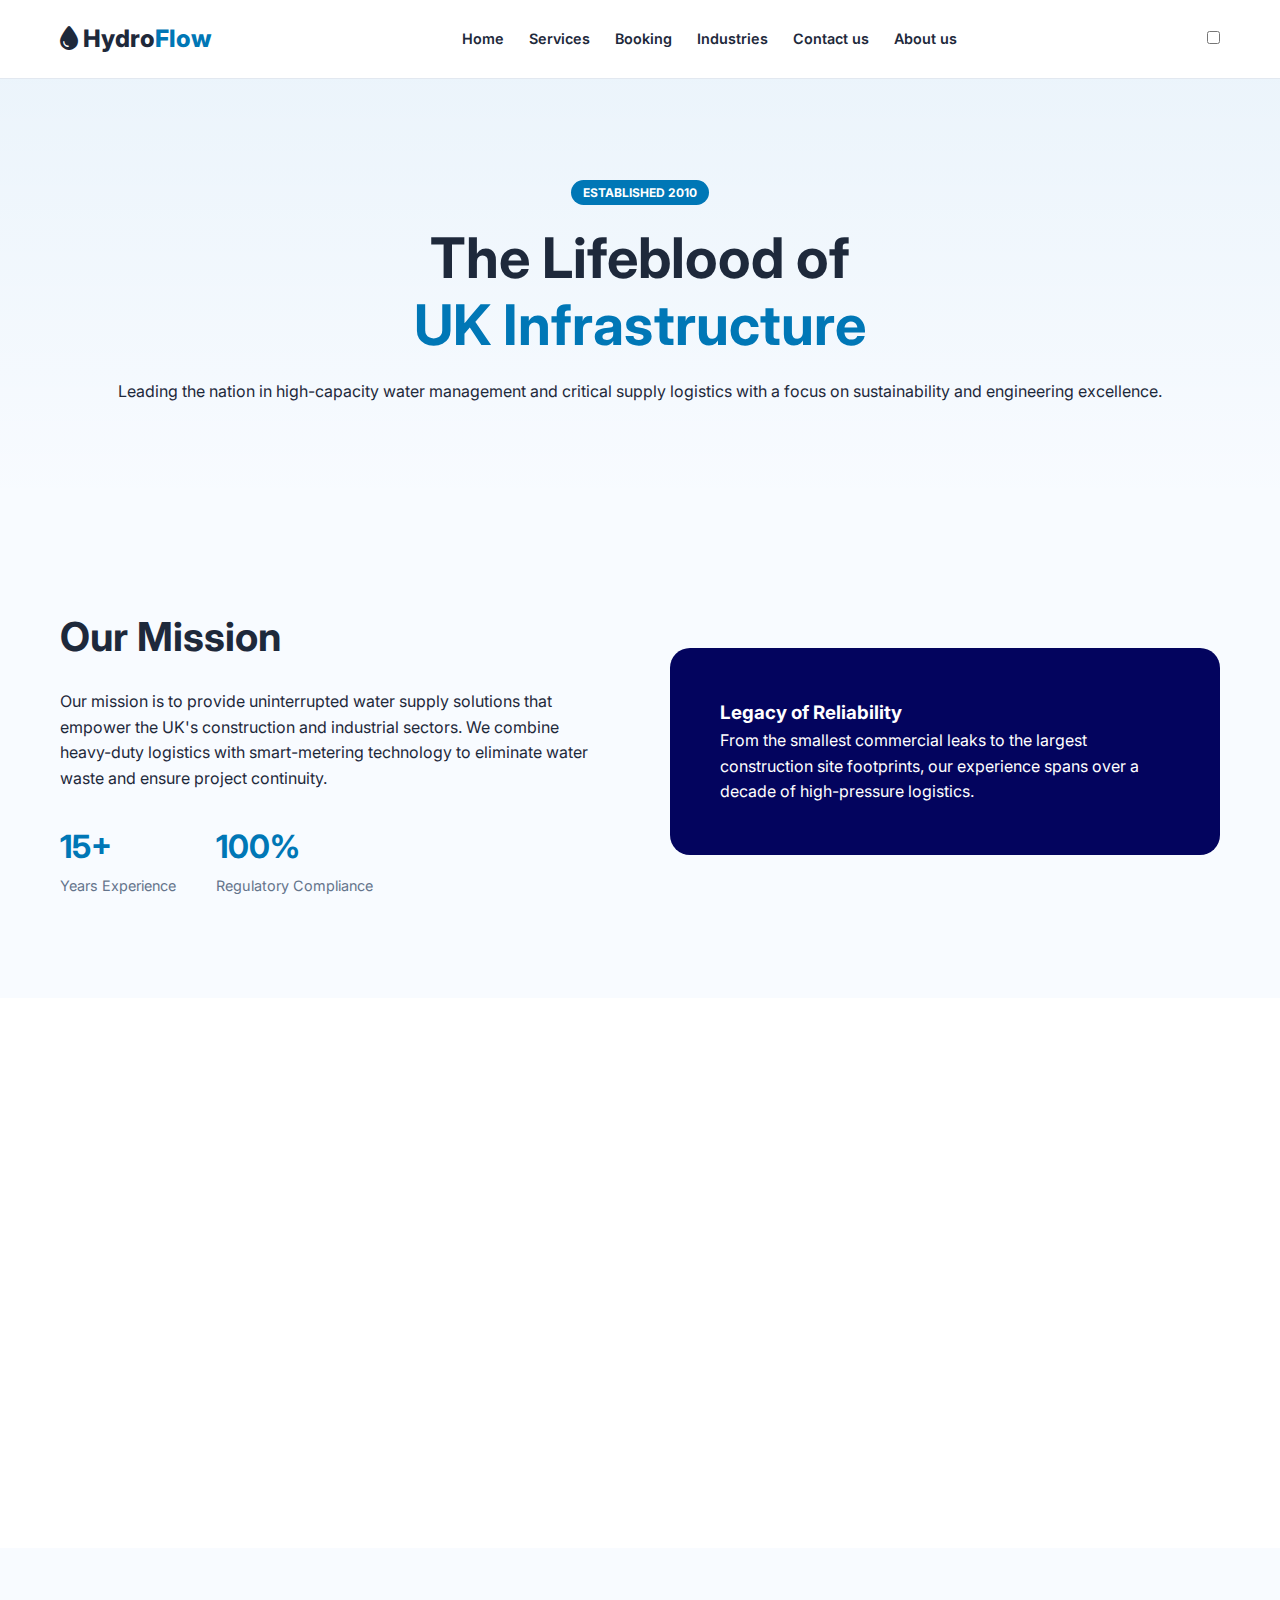
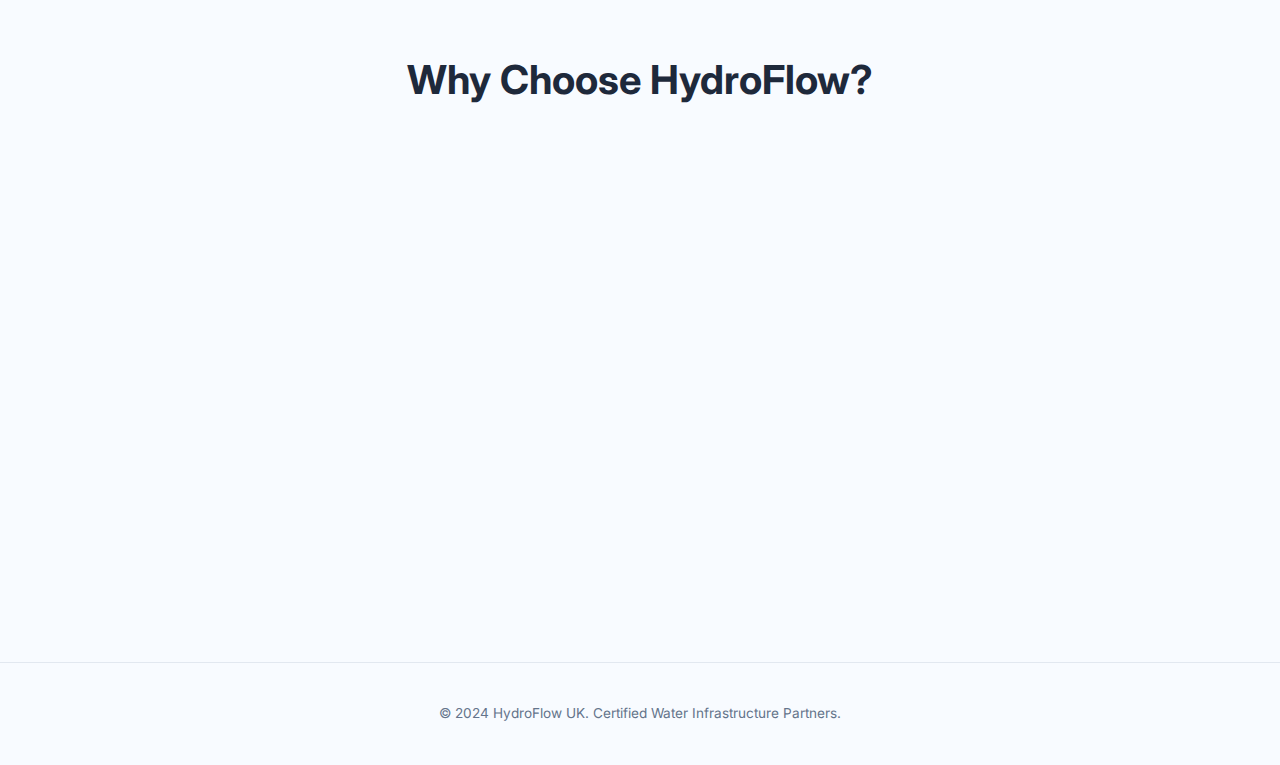
<file: About.html>
<!DOCTYPE html>
<html lang="en" data-theme="light">
<head>
    <meta charset="UTF-8">
    <meta name="viewport" content="width=device-width, initial-scale=1.0">
    <title>About Us | HydroFlow Infrastructure & Logistics</title>
    <!-- Fonts & Icons -->
    <link href="https://fonts.googleapis.com/css2?family=Inter:wght@300;400;600;800&display=swap" rel="stylesheet">
    <link rel="stylesheet" href="https://cdnjs.cloudflare.com/ajax/libs/font-awesome/6.4.0/css/all.min.css">
    <link rel="stylesheet" href="About.css">
</head>
<body>

    <!-- Professional Navigation -->
    <header class="main-header">
        <nav class="container nav-flex">
            <a href="index.html" class="logo"><i class="fas fa-droplet"></i> Hydro<span>Flow</span></a>
            <ul class="nav-links">
               <li><a href="index.html">Home</a></li>
                <li><a href="Services.html">Services</a></li>
                <li><a href="Book.html">Booking</a></li>
                <li><a href="Indus.html">Industries</a></li>
                <li><a href="Contact.html">Contact us</a></li>
                <li><a href="About.html">About us</a></li>
            </ul>
            <div class="theme-switch-wrapper">
                <label class="theme-switch"><input type="checkbox" id="theme-toggle"><div class="slider round"></div></label>
            </div>
        </nav>
    </header>

    <!-- Hero Section -->
    <section class="about-hero">
        <div class="container">
            <div class="hero-content" data-reveal>
                <span class="badge">Established 2010</span>
                <h1>The Lifeblood of <br><span class="accent">UK Infrastructure</span></h1>
                <p>Leading the nation in high-capacity water management and critical supply logistics with a focus on sustainability and engineering excellence.</p>
            </div>
        </div>
    </section>

    <!-- Mission & Vision Section -->
    <section class="mission-section section-padding">
        <div class="container grid-2">
            <div class="mission-text" data-reveal="left">
                <h2 class="section-title">Our Mission</h2>
                <p>Our mission is to provide uninterrupted water supply solutions that empower the UK's construction and industrial sectors. We combine heavy-duty logistics with smart-metering technology to eliminate water waste and ensure project continuity.</p>
                <div class="stats-mini">
                    <div class="stat"><strong>15+</strong><span>Years Experience</span></div>
                    <div class="stat"><strong>100%</strong><span>Regulatory Compliance</span></div>
                </div>
            </div>
            <div class="mission-visual" data-reveal="right">
                <div class="experience-box">
                    <h3>Legacy of Reliability</h3>
                    <p>From the smallest commercial leaks to the largest construction site footprints, our experience spans over a decade of high-pressure logistics.</p>
                </div>
            </div>
        </div>
    </section>

    <!-- UK Regulations Section (Crucial for Trust) -->
    <section class="regulations-section section-padding alt-bg">
        <div class="container">
            <div class="section-header center" data-reveal>
                <h2>UK Regulatory Excellence</h2>
                <p>We operate under the strictest UK water quality and safety frameworks.</p>
            </div>
            <div class="reg-grid">
                <div class="reg-card" data-reveal>
                    <i class="fas fa-gavel"></i>
                    <h4>Water Industry Act 1991</h4>
                    <p>Full compliance with Section 66A-66C, ensuring legal and safe water redirection and supply management.</p>
                </div>
                <div class="reg-card" data-reveal>
                    <i class="fas fa-flask"></i>
                    <h4>DWI Standards</h4>
                    <p>All bulk supply meets Drinking Water Inspectorate (DWI) requirements for purity and wholesomeness.</p>
                </div>
                <div class="reg-card" data-reveal>
                    <i class="fas fa-shield-heart"></i>
                    <h4>HSE & Safety</h4>
                    <p>Rigorous Health and Safety Executive (HSE) protocols for dust suppression and on-site tanker operations.</p>
                </div>
            </div>
        </div>
    </section>

    <!-- Why Choose Us Section -->
    <section class="why-us section-padding">
        <div class="container">
            <h2 class="section-title center">Why Choose HydroFlow?</h2>
            <div class="benefits-container">
                <div class="benefit-row" data-reveal>
                    <div class="benefit-icon"><i class="fas fa-truck-fast"></i></div>
                    <div class="benefit-content">
                        <h4>Rapid Nationwide Deployment</h4>
                        <p>With strategic hubs across the UK, we offer the fastest tanker dispatch times in the industry, guaranteed by our SLA.</p>
                    </div>
                </div>
                <div class="benefit-row" data-reveal>
                    <div class="benefit-icon"><i class="fas fa-satellite"></i></div>
                    <div class="benefit-content">
                        <h4>Real-Time Transparency</h4>
                        <p>Our proprietary "Smart-Flow" dashboard allows clients to track every gallon and tanker location in real-time.</p>
                    </div>
                </div>
                <div class="benefit-row" data-reveal>
                    <div class="benefit-icon"><i class="fas fa-leaf"></i></div>
                    <div class="benefit-content">
                        <h4>Sustainability Driven</h4>
                        <p>We help facilities managers achieve their ESG goals by identifying and eliminating water waste through advanced acoustics.</p>
                    </div>
                </div>
            </div>
        </div>
    </section>

    <!-- Footer -->
    <footer class="about-footer">
        <div class="container">
            <p>&copy; 2024 HydroFlow UK. Certified Water Infrastructure Partners.</p>
        </div>
    </footer>

    <script src="About.js"></script>
</body>
</html>
</file>
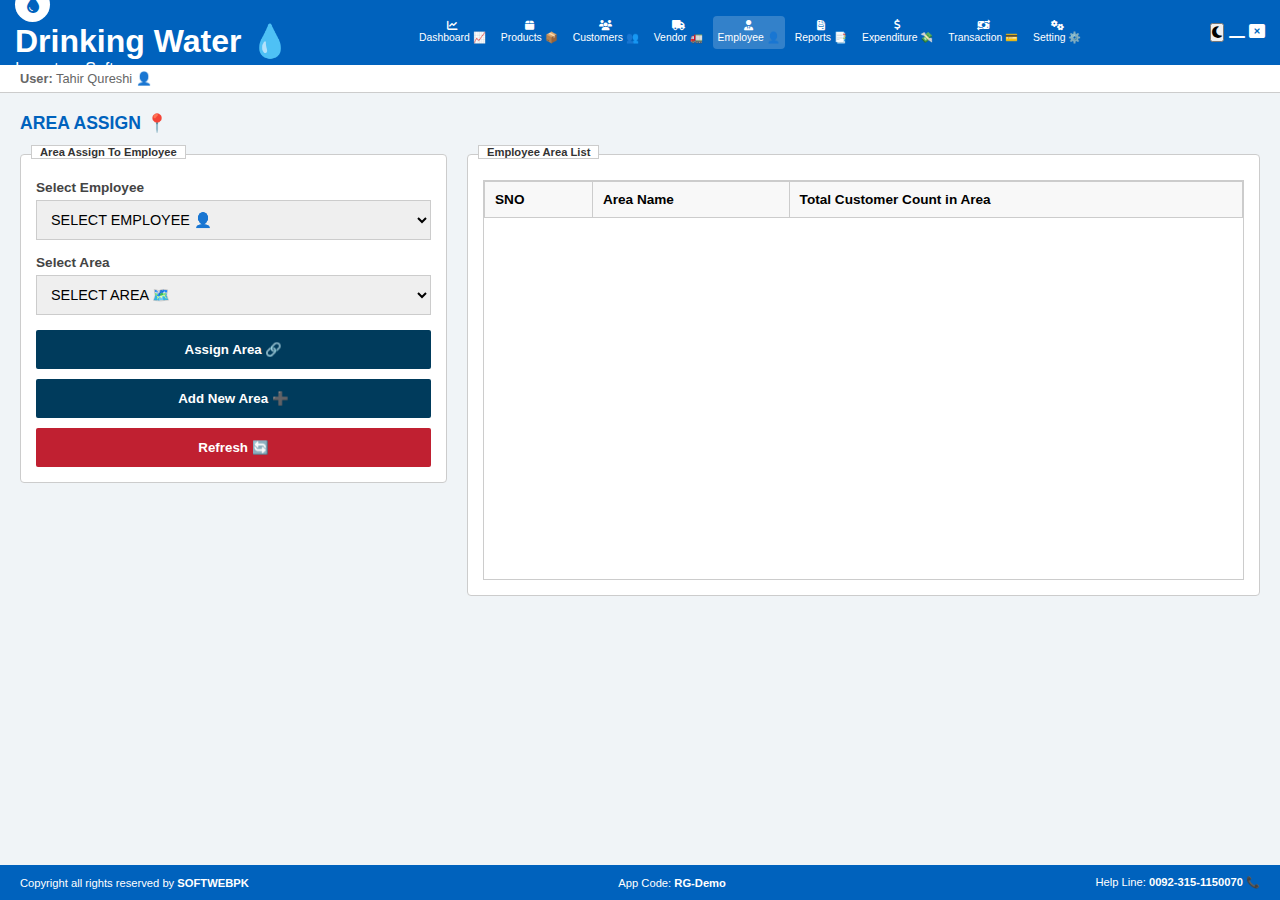
<file: Area.html>
<!DOCTYPE html>
<html lang="en" data-theme="light">
<head>
    <meta charset="UTF-8">
    <meta name="viewport" content="width=device-width, initial-scale=1.0">
    <title>Area Assign | AquaFlow ERP</title>
    <link href="https://fonts.googleapis.com/css2?family=Inter:wght@400;500;600;700&display=swap" rel="stylesheet">
    <link rel="stylesheet" href="https://cdnjs.cloudflare.com/ajax/libs/font-awesome/6.4.0/css/all.min.css">
    <link rel="stylesheet" href="Area.css">
</head>
<body>

    <!-- Professional Top Bar -->
    <header class="top-bar">
        <div class="header-logo">
            <div class="logo-circle"><i class="fas fa-droplet"></i></div>
            <div class="logo-text">
                <h1>Drinking Water 💧</h1>
                <p>Inventory Software</p>
            </div>
        </div>
        
        <nav class="software-nav">
            <a href="produ.html" class="nav-item"><i class="fas fa-chart-line"></i><span>Dashboard 📈</span></a>
            <a href="Prod.html" class="nav-item"><i class="fas fa-box"></i><span>Products 📦</span></a>
            <a href="cust.html" class="nav-item"><i class="fas fa-users"></i><span>Customers 👥</span></a>
            <a href="vendor.html" class="nav-item"><i class="fas fa-truck"></i><span>Vendor 🚛</span></a>
            <a href="Staff.html" class="nav-item active"><i class="fas fa-user-tie"></i><span>Employee 👤</span></a>
            <a href="Reports.html" class="nav-item"><i class="fas fa-file-invoice"></i><span>Reports 📑</span></a>
            <a href="Expenditure.html" class="nav-item"><i class="fas fa-dollar-sign"></i><span>Expenditure 💸</span></a>
            <a href="Transaction.html" class="nav-item"><i class="fas fa-money-bill-transfer"></i><span>Transaction 💳</span></a>
            <a href="Settings.html" class="nav-item"><i class="fas fa-gears"></i><span>Setting ⚙️</span></a>
        </nav>

        <div class="window-controls">
            <button id="theme-toggle"><i class="fas fa-moon"></i></button>
            <i class="fas fa-window-minimize"></i>
            <i class="fas fa-rectangle-xmark close-btn" onclick="location.href='produ.html'"></i>
        </div>
    </header>

    <div class="user-strip">
        <span><b>User:</b> Tahir Qureshi 👤</span>
    </div>

    <main class="workspace">
        <div class="page-title">
            <h2>AREA ASSIGN 📍</h2>
        </div>

        <div class="main-grid">
            <!-- Left Pane: Assign Actions -->
            <section class="action-pane">
                <div class="group-box">
                    <span class="group-label">Area Assign To Employee</span>
                    <div class="input-set">
                        <label>Select Employee</label>
                        <select id="empSelect">
                            <option value="">SELECT EMPLOYEE 👤</option>
                            <!-- Linked from Employee Module -->
                        </select>
                    </div>
                    <div class="input-set">
                        <label>Select Area</label>
                        <select id="areaSelect">
                            <option value="">SELECT AREA 🗺️</option>
                            <!-- Linked from Add New Area Logic -->
                        </select>
                    </div>
                    <div class="btn-stack">
                        <button class="btn-blue" onclick="assignArea()">Assign Area 🔗</button>
                        <button class="btn-blue" onclick="toggleAreaModal(true)">Add New Area ➕</button>
                        <button class="btn-red" onclick="location.reload()">Refresh 🔄</button>
                    </div>
                </div>
            </section>

            <!-- Right Pane: List -->
            <section class="list-pane">
                <div class="group-box">
                    <span class="group-label">Employee Area List</span>
                    <div class="table-scroll">
                        <table>
                            <thead>
                                <tr>
                                    <th>SNO</th>
                                    <th>Area Name</th>
                                    <th>Total Customer Count in Area</th>
                                </tr>
                            </thead>
                            <tbody id="areaTableBody">
                                <!-- Data will load here -->
                            </tbody>
                        </table>
                    </div>
                </div>
            </section>
        </div>

        <!-- Add New Area Modal (Popup) -->
        <div class="modal-overlay" id="areaModal">
            <div class="modal-window">
                <div class="modal-header">
                    <span>Add New Area</span>
                    <button class="close-modal" onclick="toggleAreaModal(false)">X</button>
                </div>
                <div class="modal-body">
                    <label>Enter Area Name</label>
                    <input type="text" id="newAreaInput" placeholder="e.g. Gulshan-e-Iqbal" class="yellow-input">
                    <button class="btn-add-area" onclick="saveNewArea()">Add Area 🚩</button>
                </div>
            </div>
        </div>
    </main>

    <footer class="status-bar">
        <div class="status-left">Copyright all rights reserved by <b>SOFTWEBPK</b></div>
        <div class="status-center">App Code: <b>RG-Demo</b></div>
        <div class="status-right">Help Line: <b>0092-315-1150070</b> 📞</div>
    </footer>

    <script src="Area.js"></script>
</body>
</html>
</file>
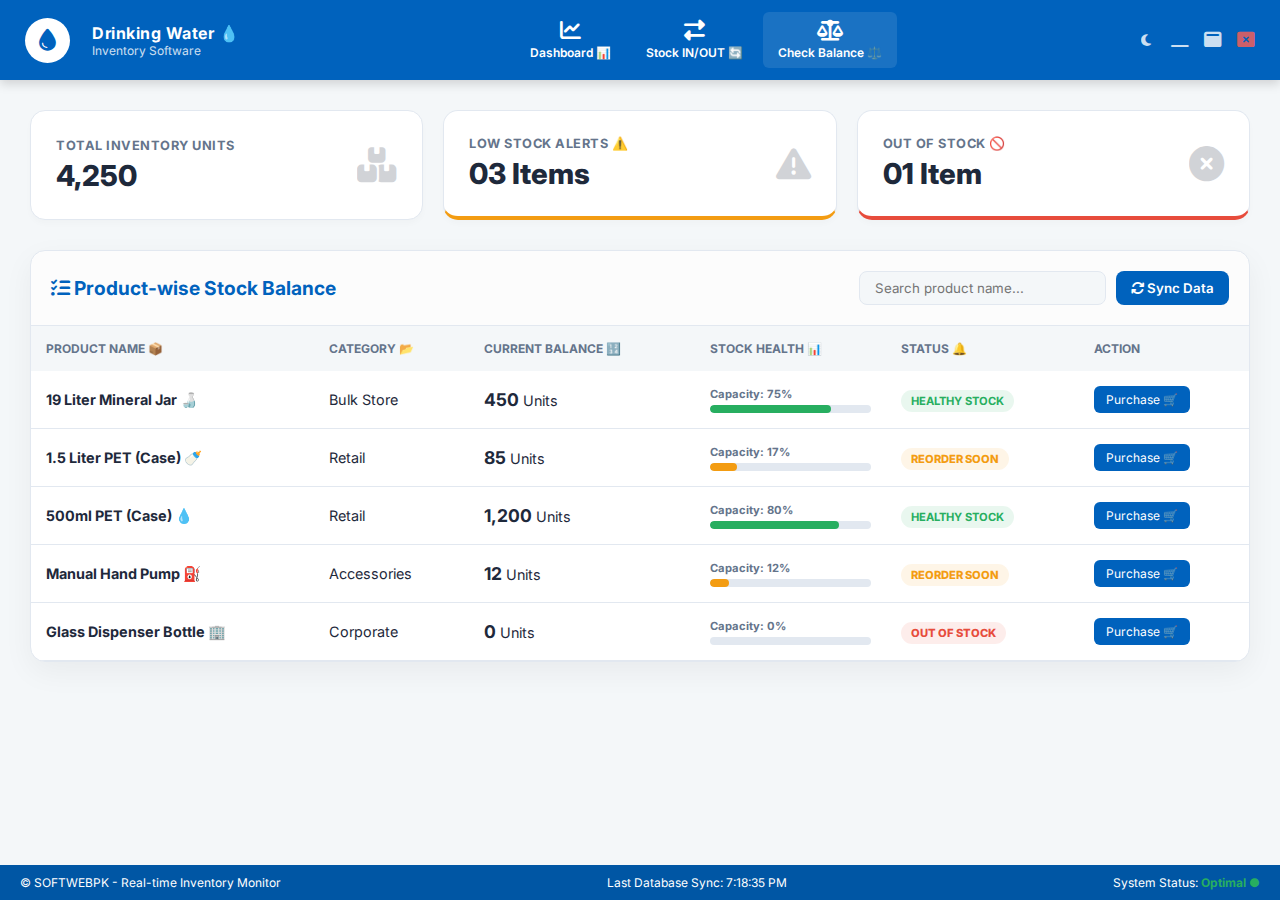
<file: Check.html>
<!DOCTYPE html>
<html lang="en" data-theme="light">
<head>
    <meta charset="UTF-8">
    <meta name="viewport" content="width=device-width, initial-scale=1.0">
    <title>Stock Balance | Water Inventory Pro</title>
    <!-- Modern Font -->
    <link href="https://fonts.googleapis.com/css2?family=Inter:wght@400;500;600;700&display=swap" rel="stylesheet">
    <!-- Professional Icons -->
    <link rel="stylesheet" href="https://cdnjs.cloudflare.com/ajax/libs/font-awesome/6.4.0/css/all.min.css">
    <link rel="stylesheet" href="Check.css">
</head>
<body>

    <!-- Header Section (Software Identity Bar) -->
    <header class="top-bar">
        <div class="header-logo">
            <div class="logo-circle"><i class="fas fa-droplet"></i></div>
            <div class="logo-text">
                <h1>Drinking Water 💧</h1>
                <p>Inventory Software</p>
            </div>
        </div>

        <nav class="icon-nav">
            <a href="index.html" class="nav-item">
                <i class="fas fa-chart-line"></i><span>Dashboard 📊</span>
            </a>
            <a href="Stock.html" class="nav-item">
                <i class="fas fa-right-left"></i><span>Stock IN/OUT 🔄</span>
            </a>
            <div class="nav-item active">
                <i class="fas fa-scale-balanced"></i><span>Check Balance ⚖️</span>
            </div>
        </nav>

        <div class="window-controls">
            <button id="theme-toggle" title="Switch Theme"><i class="fas fa-moon"></i></button>
            <i class="fas fa-window-minimize"></i>
            <i class="fas fa-window-maximize"></i>
            <i class="fas fa-rectangle-xmark close-btn"></i>
        </div>
    </header>

    <main class="dashboard-area">
        <div class="container">
            <!-- Top Intelligence Cards (Summary) -->
            <div class="summary-grid">
                <div class="sum-card total">
                    <div class="sum-info">
                        <h3>Total Inventory Units</h3>
                        <p class="count" id="totalCount">4,250</p>
                    </div>
                    <i class="fas fa-boxes-stacked"></i>
                </div>
                <div class="sum-card warning">
                    <div class="sum-info">
                        <h3>Low Stock Alerts ⚠️</h3>
                        <p class="count">03 Items</p>
                    </div>
                    <i class="fas fa-triangle-exclamation"></i>
                </div>
                <div class="sum-card critical">
                    <div class="sum-info">
                        <h3>Out of Stock 🚫</h3>
                        <p class="count">01 Item</p>
                    </div>
                    <i class="fas fa-circle-xmark"></i>
                </div>
            </div>

            <!-- Detailed Stock Balance Card -->
            <div class="inventory-card">
                <div class="card-header">
                    <h2><i class="fas fa-list-check"></i> Product-wise Stock Balance</h2>
                    <div class="header-actions">
                        <input type="text" id="searchInput" placeholder="Search product name...">
                        <button class="btn-sync" id="syncBtn"><i class="fas fa-sync"></i> Sync Data</button>
                    </div>
                </div>

                <div class="table-responsive">
                    <table class="balance-table">
                        <thead>
                            <tr>
                                <th>Product Name 📦</th>
                                <th>Category 📂</th>
                                <th>Current Balance 🔢</th>
                                <th>Stock Health 📊</th>
                                <th>Status 🔔</th>
                                <th>Action</th>
                            </tr>
                        </thead>
                        <tbody id="balanceBody">
                            <!-- Populated by Check.js -->
                        </tbody>
                    </table>
                </div>
            </div>
        </div>
    </main>

    <!-- Footer Status Bar -->
    <footer class="status-bar">
        <div class="status-left">© SOFTWEBPK - Real-time Inventory Monitor</div>
        <div class="status-center">Last Database Sync: <span id="syncTime">--:-- --</span></div>
        <div class="status-right">System Status: <span class="healthy">Optimal ●</span></div>
    </footer>

    <script src="Check.js"></script>
</body>
</html>
</file>
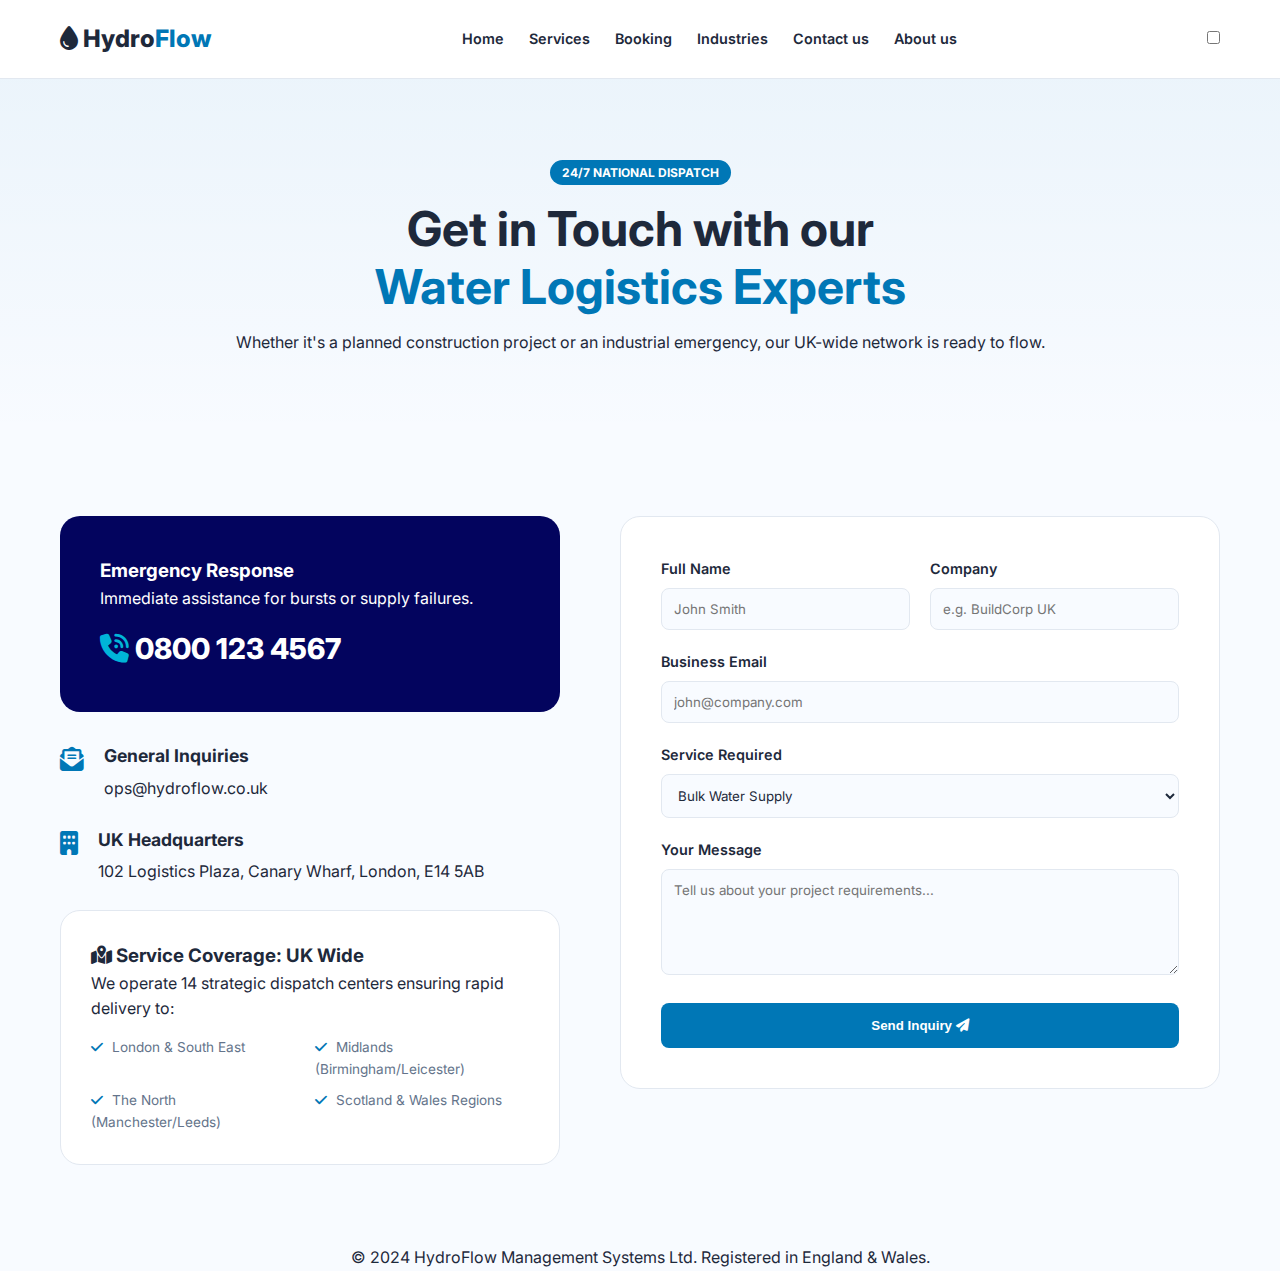
<file: Contact.html>
<!DOCTYPE html>
<html lang="en" data-theme="light">
<head>
    <meta charset="UTF-8">
    <meta name="viewport" content="width=device-width, initial-scale=1.0">
    <title>Contact Our Logistics Team | HydroFlow UK</title>
    <!-- Fonts & Icons -->
    <link href="https://fonts.googleapis.com/css2?family=Inter:wght@300;400;600;800&display=swap" rel="stylesheet">
    <link rel="stylesheet" href="https://cdnjs.cloudflare.com/ajax/libs/font-awesome/6.4.0/css/all.min.css">
    <link rel="stylesheet" href="Contact.css">
</head>
<body>

    <!-- Professional Navigation -->
    <header class="main-header">
        <nav class="container nav-flex">
            <a href="index.html" class="logo"><i class="fas fa-droplet"></i> Hydro<span>Flow</span></a>
            <ul class="nav-links">
                        <li><a href="index.html">Home</a></li>
                <li><a href="Services.html">Services</a></li>
                <li><a href="Book.html">Booking</a></li>
                <li><a href="Indus.html">Industries</a></li>
                <li><a href="Contact.html">Contact us</a></li>
                <li><a href="About.html">About us</a></li>
            </ul>
            <div class="header-actions">
                <div class="theme-switch-wrapper">
                    <label class="theme-switch"><input type="checkbox" id="theme-toggle"><div class="slider round"></div></label>
                </div>
            </div>
        </nav>
    </header>

    <!-- Hero Section -->
    <section class="contact-hero">
        <div class="container">
            <span class="badge">24/7 National Dispatch</span>
            <h1>Get in Touch with our <br><span class="accent">Water Logistics Experts</span></h1>
            <p>Whether it's a planned construction project or an industrial emergency, our UK-wide network is ready to flow.</p>
        </div>
    </section>

    <!-- Main Contact Grid -->
    <section class="contact-main section-padding">
        <div class="container grid-contact">
            
            <!-- Left: Contact Information -->
            <div class="contact-info-side" data-reveal="left">
                <div class="info-card">
                    <h3>Emergency Response</h3>
                    <p>Immediate assistance for bursts or supply failures.</p>
                    <a href="tel:08001234567" class="phone-link"><i class="fas fa-phone-volume"></i> 0800 123 4567</a>
                </div>

                <div class="details-list">
                    <div class="detail-item">
                        <i class="fas fa-envelope-open-text"></i>
                        <div>
                            <h4>General Inquiries</h4>
                            <p>ops@hydroflow.co.uk</p>
                        </div>
                    </div>
                    <div class="detail-item">
                        <i class="fas fa-building"></i>
                        <div>
                            <h4>UK Headquarters</h4>
                            <p>102 Logistics Plaza, Canary Wharf, London, E14 5AB</p>
                        </div>
                    </div>
                </div>

                <!-- Service Area Section -->
                <div class="service-area-box">
                    <h3><i class="fas fa-map-location-dot"></i> Service Coverage: UK Wide</h3>
                    <p>We operate 14 strategic dispatch centers ensuring rapid delivery to:</p>
                    <ul class="area-list">
                        <li><i class="fas fa-check"></i> London & South East</li>
                        <li><i class="fas fa-check"></i> Midlands (Birmingham/Leicester)</li>
                        <li><i class="fas fa-check"></i> The North (Manchester/Leeds)</li>
                        <li><i class="fas fa-check"></i> Scotland & Wales Regions</li>
                    </ul>
                </div>
            </div>

            <!-- Right: Contact Form -->
            <div class="contact-form-side" data-reveal="right">
                <form id="contactForm" class="styled-form">
                    <div class="form-row">
                        <div class="form-group">
                            <label>Full Name</label>
                            <input type="text" id="name" placeholder="John Smith" required>
                        </div>
                        <div class="form-group">
                            <label>Company</label>
                            <input type="text" id="company" placeholder="e.g. BuildCorp UK">
                        </div>
                    </div>
                    <div class="form-group">
                        <label>Business Email</label>
                        <input type="email" id="email" placeholder="john@company.com" required>
                    </div>
                    <div class="form-group">
                        <label>Service Required</label>
                        <select id="serviceType">
                            <option>Bulk Water Supply</option>
                            <option>Emergency Delivery</option>
                            <option>Leak Detection Audit</option>
                            <option>Long-term Contract Inquiry</option>
                        </select>
                    </div>
                    <div class="form-group">
                        <label>Your Message</label>
                        <textarea id="message" rows="5" placeholder="Tell us about your project requirements..."></textarea>
                    </div>
                    <button type="submit" class="btn-submit">Send Inquiry <i class="fas fa-paper-plane"></i></button>
                </form>
                <div id="formFeedback" class="form-feedback"></div>
            </div>

        </div>
    </section>

    <!-- Footer -->
    <footer class="contact-footer">
        <div class="container">
            <p align="center">&copy; 2024 HydroFlow Management Systems Ltd. Registered in England & Wales.</p>

        </div>
    </footer>

    <script src="Contact.js"></script>
</body>
</html>
</file>
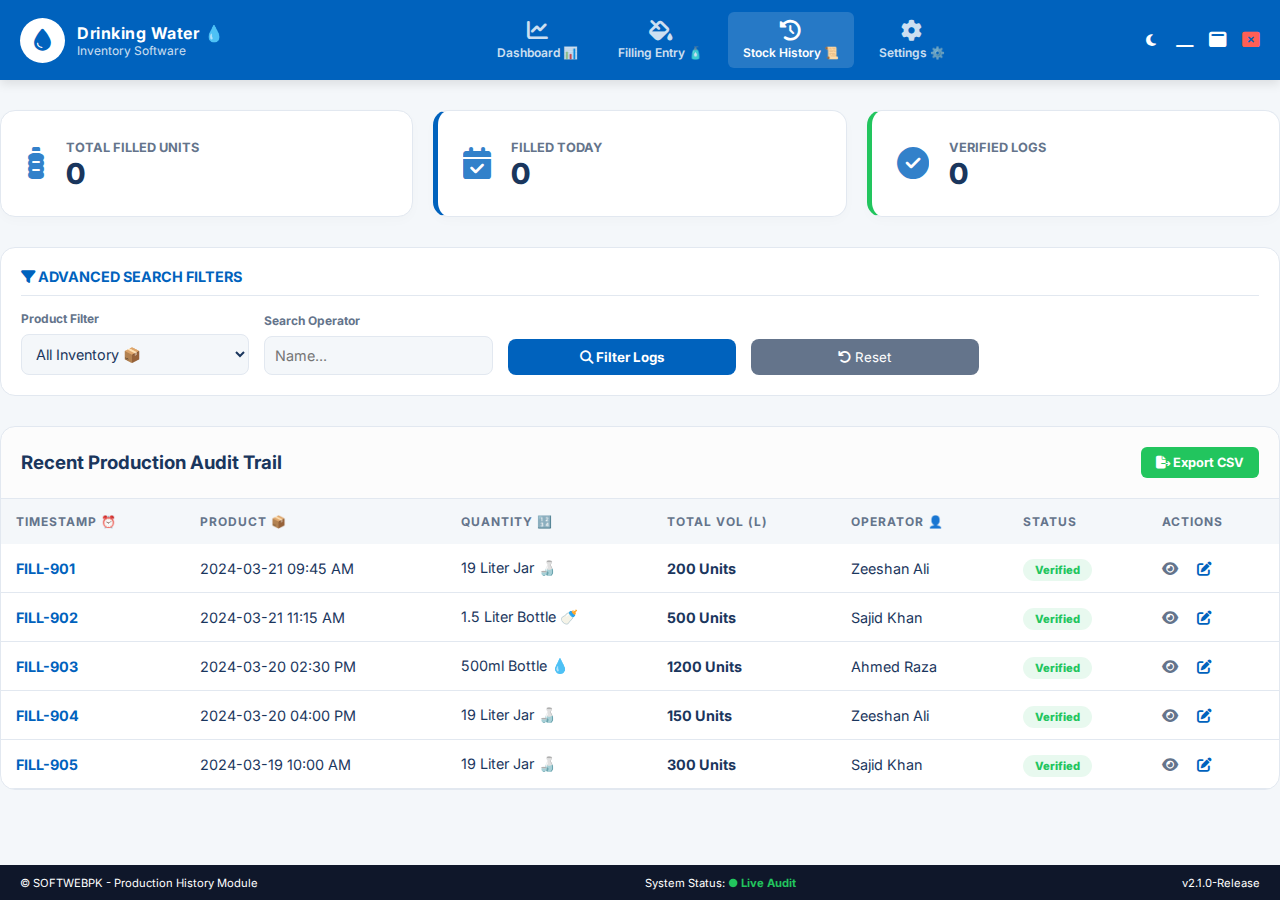
<file: fill.html>
<!DOCTYPE html>
<html lang="en" data-theme="light">
<head>
    <meta charset="UTF-8">
    <meta name="viewport" content="width=device-width, initial-scale=1.0">
    <title>Filling History | AquaFlow Pro</title>
    <link href="https://fonts.googleapis.com/css2?family=Inter:wght@400;500;600;700&display=swap" rel="stylesheet">
    <link rel="stylesheet" href="https://cdnjs.cloudflare.com/ajax/libs/font-awesome/6.4.0/css/all.min.css">
    <link rel="stylesheet" href="fill.css">
</head>
<body>

    <!-- Professional Software Header -->
    <header class="main-header">
        <div class="logo-area">
            <div class="logo-circle"><i class="fas fa-droplet"></i></div>
            <div class="logo-text">
                <h1>Drinking Water 💧</h1>
                <p>Inventory Software</p>
            </div>
        </div>

        <nav class="software-nav">
            <a href="produ.html" class="nav-item">
                <i class="fas fa-chart-line"></i><span>Dashboard 📊</span>
            </a>
            <a href="bot.html" class="nav-item">
                <i class="fas fa-fill-drip"></i><span>Filling Entry 🧴</span>
            </a>
            <a href="fill.html" class="nav-item active">
                <i class="fas fa-history"></i><span>Stock History 📜</span>
            </a>
            <a href="Settings.html" class="nav-item">
                <i class="fas fa-gear"></i><span>Settings ⚙️</span>
            </a>
        </nav>

        <div class="system-controls">
            <button id="theme-toggle" title="Switch Theme"><i class="fas fa-moon"></i></button>
            <i class="fas fa-window-minimize"></i>
            <i class="fas fa-window-maximize"></i>
            <i class="fas fa-rectangle-xmark close-btn" onclick="location.href='produ.html'"></i>
        </div>
    </header>

    <main class="page-content">
        <div class="container">
            <!-- 1. Summary Statistics (Linked to JS) -->
            <div class="stats-row">
                <div class="stat-card">
                    <div class="stat-icon"><i class="fas fa-bottle-water"></i></div>
                    <div class="stat-data">
                        <span class="stat-label">Total Filled Units</span>
                        <h2 id="totalFilledCount">0</h2>
                    </div>
                </div>
                <div class="stat-card blue">
                    <div class="stat-icon"><i class="fas fa-calendar-check"></i></div>
                    <div class="stat-data">
                        <span class="stat-label">Filled Today</span>
                        <h2 id="todayFilledCount">0</h2>
                    </div>
                </div>
                <div class="stat-card green">
                    <div class="stat-icon"><i class="fas fa-check-circle"></i></div>
                    <div class="stat-data">
                        <span class="stat-label">Verified Logs</span>
                        <h2 id="logCount">0</h2>
                    </div>
                </div>
            </div>

            <!-- 2. Filter Bar -->
            <section class="filter-wrapper">
                <div class="filter-header">
                    <h3><i class="fas fa-filter"></i> Advanced Search Filters</h3>
                </div>
                <div class="filter-body">
                    <div class="filter-group">
                        <label>Product Filter</label>
                        <select id="filterProduct">
                            <option value="all">All Inventory 📦</option>
                            <option value="19 Liter Jar">19 Liter Jar 🍶</option>
                            <option value="1.5 Liter Bottle">1.5 Liter Bottle 🍼</option>
                            <option value="500ml Bottle">500ml Bottle 💧</option>
                        </select>
                    </div>
                    <div class="filter-group">
                        <label>Search Operator</label>
                        <input type="text" id="searchOperator" placeholder="Name...">
                    </div>
                    <button class="btn-search" onclick="applyFilters()"><i class="fas fa-magnifying-glass"></i> Filter Logs</button>
                    <button class="btn-reset" onclick="resetLogs()"><i class="fas fa-undo"></i> Reset</button>
                </div>
            </section>

            <!-- 3. Data Table -->
            <div class="data-card">
                <div class="card-header">
                    <h3>Recent Production Audit Trail</h3>
                    <button class="btn-export" onclick="exportData()"><i class="fas fa-file-export"></i> Export CSV</button>
                </div>
                <div class="table-container">
                    <table class="data-table">
                        <thead>
                            <tr>
                                <th>Timestamp ⏰</th>
                                <th>Product 📦</th>
                                <th>Quantity 🔢</th>
                                <th>Total Vol (L)</th>
                                <th>Operator 👤</th>
                                <th>Status</th>
                                <th>Actions</th>
                            </tr>
                        </thead>
                        <tbody id="historyTableBody">
                            <!-- Data will come from localStorage via fill.js -->
                        </tbody>
                    </table>
                </div>
            </div>
        </div> 
    </main>

    <footer class="footer-bar">
        <div class="footer-left">© SOFTWEBPK - Production History Module</div>
        <div class="footer-center">System Status: <span class="sync-text">● Live Audit</span></div>
        <div class="footer-right">v2.1.0-Release</div>
    </footer>

    <script src="fill.js"></script>
</body>
</html>
</file>
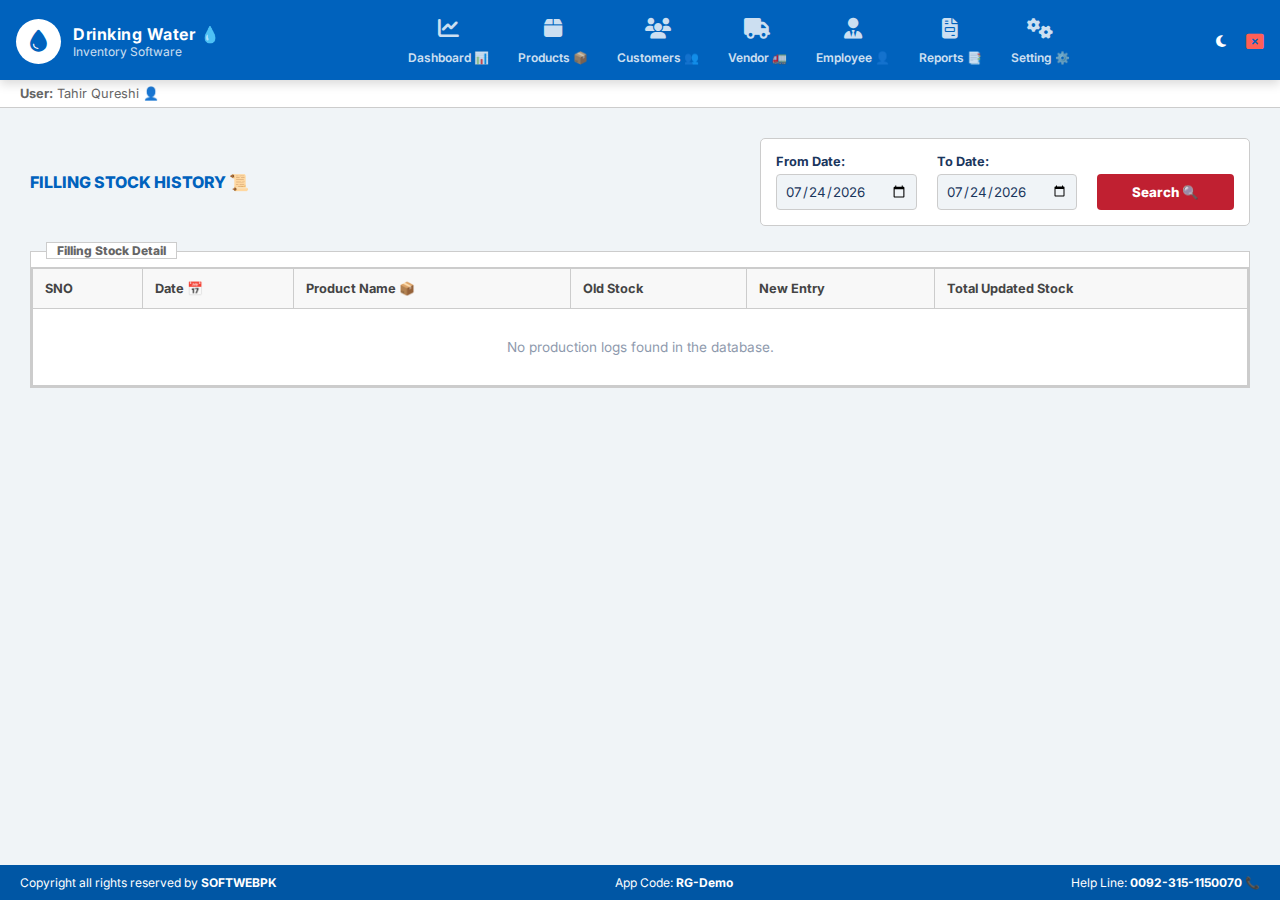
<file: history.html>
<!DOCTYPE html>
<html lang="en" data-theme="light">
<head>
    <meta charset="UTF-8">
    <meta name="viewport" content="width=device-width, initial-scale=1.0">
    <title>Filling Stock History | AquaFlow ERP</title>
    <!-- Professional Font -->
    <link href="https://fonts.googleapis.com/css2?family=Inter:wght@400;500;600;700&display=swap" rel="stylesheet">
    <link rel="stylesheet" href="https://cdnjs.cloudflare.com/ajax/libs/font-awesome/6.4.0/css/all.min.css">
    <link rel="stylesheet" href="history.css">
</head>
<body>

    <!-- Professional Top Bar (Matches Image) -->
    <header class="top-bar">
        <div class="header-logo">
            <div class="logo-circle"><i class="fas fa-droplet"></i></div>
            <div class="logo-text">
                <h1>Drinking Water 💧</h1>
                <p>Inventory Software</p>
            </div>
        </div>
        
        <nav class="software-nav">
            <a href="produ.html" class="nav-item"><i class="fas fa-chart-line"></i><span>Dashboard 📊</span></a>
            <a href="Prod.html" class="nav-item"><i class="fas fa-box"></i><span>Products 📦</span></a>
            <a href="cust.html" class="nav-item"><i class="fas fa-users"></i><span>Customers 👥</span></a>
            <a href="vendor.html" class="nav-item"><i class="fas fa-truck"></i><span>Vendor 🚛</span></a>
            <a href="staff.html" class="nav-item"><i class="fas fa-user-tie"></i><span>Employee 👤</span></a>
            <a href="Reports.html" class="nav-item"><i class="fas fa-file-invoice"></i><span>Reports 📑</span></a>
            <a href="Settings.html" class="nav-item"><i class="fas fa-gears"></i><span>Setting ⚙️</span></a>
        </nav>

        <div class="window-controls">
            <button id="theme-toggle"><i class="fas fa-moon"></i></button>
            <i class="fas fa-rectangle-xmark close-btn" onclick="location.href='produ.html'"></i>
        </div>
    </header>

    <div class="user-strip">
        <span><b>User:</b> Tahir Qureshi 👤</span>
    </div>

    <!-- Main Workspace (The scrollbar fix happens here) -->
    <main class="workspace">
        <div class="action-bar">
            <h2>FILLING STOCK HISTORY 📜</h2>
            
            <div class="search-panel">
                <div class="filter-group">
                    <label>From Date:</label>
                    <input type="date" id="fromDate">
                </div>
                <div class="filter-group">
                    <label>To Date:</label>
                    <input type="date" id="toDate">
                </div>
                <button class="btn-search" onclick="filterHistory()">Search 🔍</button>
            </div>
        </div>

        <!-- Table Container -->
        <div class="table-card">
            <div class="card-header">
                <p>Filling Stock Detail</p>
            </div>
            <div class="table-responsive">
                <table id="historyTable">
                    <thead>
                        <tr>
                            <th>SNO</th>
                            <th>Date 📅</th>
                            <th>Product Name 📦</th>
                            <th>Old Stock</th>
                            <th>New Entry</th>
                            <th>Total Updated Stock</th>
                        </tr>
                    </thead>
                    <tbody id="historyData">
                        <!-- Data will be loaded from localStorage (linked to bot.js) -->
                    </tbody>
                </table>
            </div>
        </div>
    </main>

    <!-- Fixed Status Footer -->
    <footer class="status-bar">
        <div class="status-left">Copyright all rights reserved by <b>SOFTWEBPK</b></div>
        <div class="status-center">App Code: <b>RG-Demo</b></div>
        <div class="status-right">Help Line: <b>0092-315-1150070</b> 📞</div>
    </footer>

    <script src="history.js"></script>
</body>
</html>
</file>
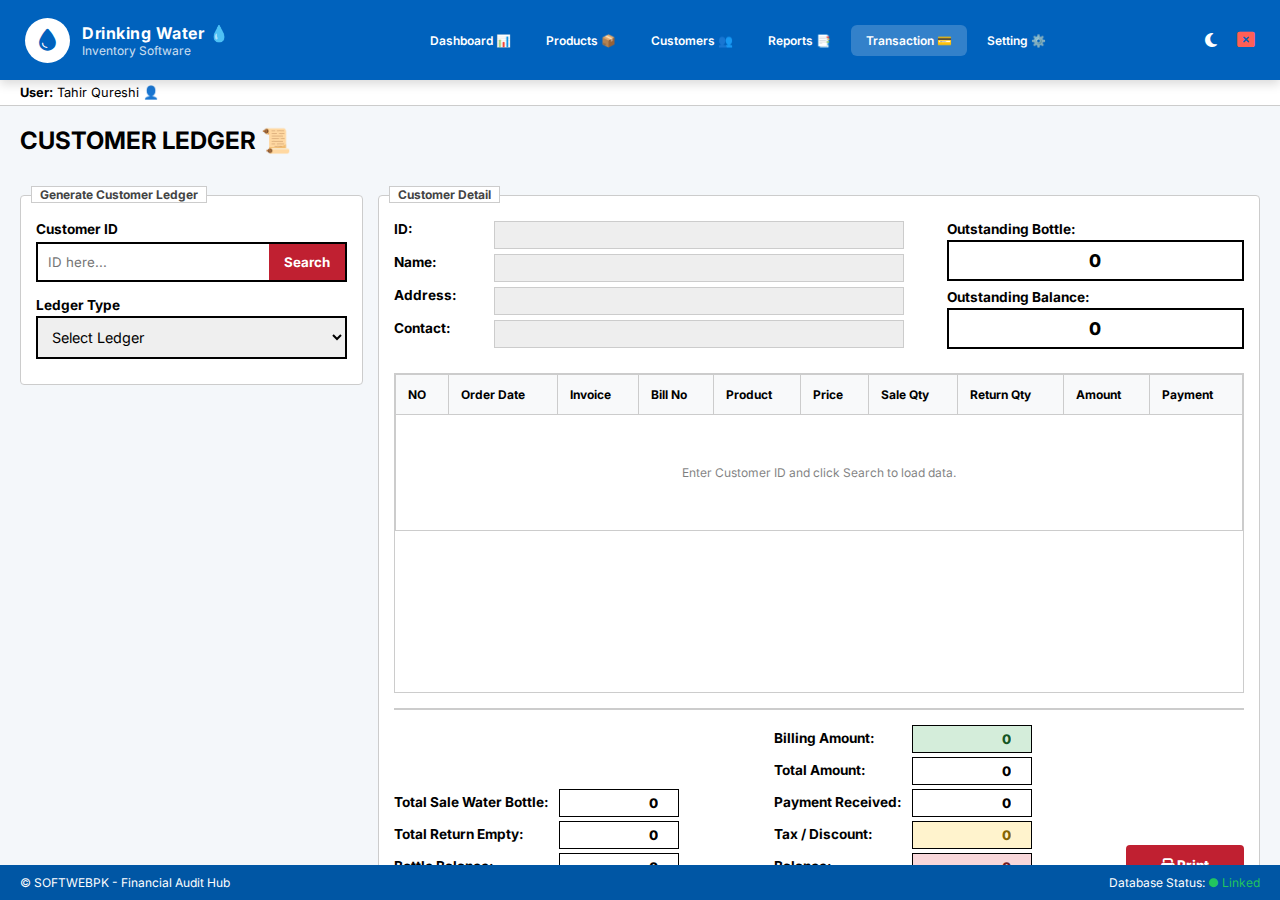
<file: ledger.html>
<!DOCTYPE html>
<html lang="en" data-theme="light">
<head>
    <meta charset="UTF-8">
    <meta name="viewport" content="width=device-width, initial-scale=1.0">
    <title>Customer Ledger | AquaFlow Pro</title>
    <link href="https://fonts.googleapis.com/css2?family=Inter:wght@400;500;600;700&display=swap" rel="stylesheet">
    <link rel="stylesheet" href="https://cdnjs.cloudflare.com/ajax/libs/font-awesome/6.4.0/css/all.min.css">
    <link rel="stylesheet" href="ledger.css">
</head>
<body>

    <!-- Professional Top Bar -->
    <header class="top-bar">
        <div class="header-logo">
            <div class="logo-circle"><i class="fas fa-droplet"></i></div>
            <div class="logo-text">
                <h1>Drinking Water 💧</h1>
                <p>Inventory Software</p>
            </div>
        </div>
        <nav class="software-nav">
            <a href="index.html" class="nav-item"><span>Dashboard 📊</span></a>
            <a href="produ.html" class="nav-item"><span>Products 📦</span></a>
            <a href="Cust.html" class="nav-item"><span>Customers 👥</span></a>
            <a href="Reports.html" class="nav-item"><span>Reports 📑</span></a>
            <a href="Order.html" class="nav-item active"><span>Transaction 💳</span></a>
            <a href="Settings.html" class="nav-item"><span>Setting ⚙️</span></a>
        </nav>
        <div class="window-controls">
            <button id="theme-toggle"><i class="fas fa-moon"></i></button>
            <i class="fas fa-rectangle-xmark close-btn" onclick="location.href='produ.html'"></i>
        </div>
    </header>

    <div class="user-strip">
        <span><b>User:</b> Tahir Qureshi 👤</span>
    </div>

    <main class="workspace">
        <div class="page-title">
            <h2>CUSTOMER LEDGER 📜</h2><br><br>
        </div>

        <div class="main-grid">
            <!-- Left Side: Filter Control -->
            <aside class="left-pane">
                <div class="group-box">
                    <span class="group-label">Generate Customer Ledger</span>
                    
                    <div class="search-row">
                        <label>Customer ID</label>
                        <div class="search-input-group">
                            <input type="text" id="ledgerCustId" placeholder="ID here...">
                            <button class="btn-red-search" onclick="fetchLedger()">Search</button>
                        </div>
                    </div>

                    <div class="input-set" style="margin-top: 15px;">
                        <label>Ledger Type</label>
                        <select id="ledgerType" onchange="toggleDateFilters()">
                            <option value="select">Select Ledger</option>
                            <option value="all-date">All Date wise ledger 🗓️</option>
                            <option value="all-month">All Month Wise ledger 📅</option>
                            <option value="day-range">From and to (Day ledger) ⏳</option>
                            <option value="month-range">From and to (Month ledger) 🕒</option>
                        </select>
                    </div>

                    <!-- Conditional Date Filters -->
                    <div id="dateFilterSection" style="display: none; margin-top: 15px; border-top: 1px dashed #ccc; padding-top: 10px;">
                        <div class="input-set">
                            <label>From Date:</label>
                            <input type="date" id="dateFrom">
                        </div>
                        <div class="input-set">
                            <label>To Date:</label>
                            <input type="date" id="dateTo">
                        </div>
                    </div>
                </div>
            </aside>

            <!-- Right Side: Details and Live Table -->
            <section class="right-pane">
                <div class="group-box">
                    <span class="group-label">Customer Detail</span>
                    <div class="header-details">
                        <div class="details-left">
                            <div class="detail-item"><label>ID:</label> <input type="text" id="dispId" readonly></div>
                            <div class="detail-item"><label>Name:</label> <input type="text" id="dispName" readonly></div>
                            <div class="detail-item"><label>Address:</label> <input type="text" id="dispAddr" readonly></div>
                            <div class="detail-item"><label>Contact:</label> <input type="text" id="dispPhone" readonly></div>
                        </div>
                        <div class="details-right">
                            <div class="summary-box">
                                <label>Outstanding Bottle:</label>
                                <input type="text" id="outBottle" value="0" readonly>
                            </div>
                            <div class="summary-box">
                                <label>Outstanding Balance:</label>
                                <input type="text" id="outBalance" value="0" readonly>
                            </div>
                        </div>
                    </div>

                    <div class="table-container">
                        <table>
                            <thead>
                                <tr>
                                    <th>NO</th>
                                    <th>Order Date</th>
                                    <th>Invoice</th>
                                    <th>Bill No</th>
                                    <th>Product</th>
                                    <th>Price</th>
                                    <th>Sale Qty</th>
                                    <th>Return Qty</th>
                                    <th>Amount</th>
                                    <th>Payment</th>
                                </tr>
                            </thead>
                            <tbody id="ledgerTableBody">
                                <!-- JS Output goes here -->
                                <tr><td colspan="10" style="text-align:center; padding:50px; opacity:0.5;">Enter Customer ID and click Search to load data.</td></tr>
                            </tbody>
                        </table>
                    </div>

                    <div class="ledger-footer">
                        <div class="stats-left">
                            <div class="stat-row"><label>Total Sale Water Bottle:</label> <input type="number" id="totSale" value="0" readonly></div>
                            <div class="stat-row"><label>Total Return Empty:</label> <input type="number" id="totRet" value="0" readonly></div>
                            <div class="stat-row"><label>Bottle Balance:</label> <input type="number" id="botBal" value="0" readonly></div>
                        </div>

                        <div class="stats-right">
                            <div class="stat-row"><label>Billing Amount:</label> <input type="number" class="bg-green" id="billAmt" value="0" readonly></div>
                            <div class="stat-row"><label>Total Amount:</label> <input type="number" id="totAmt" value="0" readonly></div>
                            <div class="stat-row"><label>Payment Received:</label> <input type="number" id="payRec" value="0" readonly></div>
                            <div class="stat-row"><label>Tax / Discount:</label> <input type="number" class="bg-yellow" id="taxAmt" value="0" readonly></div>
                            <div class="stat-row"><label>Balance:</label> <input type="number" class="bg-red-light" id="finalBal" value="0" readonly></div>
                        </div>
                        <button class="btn-red-large" onclick="window.print()"><i class="fas fa-print"></i> Print</button>
                    </div>
                </div>
            </section>
        </div>
    </main>

    <footer class="status-bar">
        <div class="status-left">© SOFTWEBPK - Financial Audit Hub</div>
        <div class="status-right">Database Status: <span style="color:#22c55e;">● Linked</span></div>
    </footer>

    <script src="ledger.js"></script>
</body>
</html>
</file>
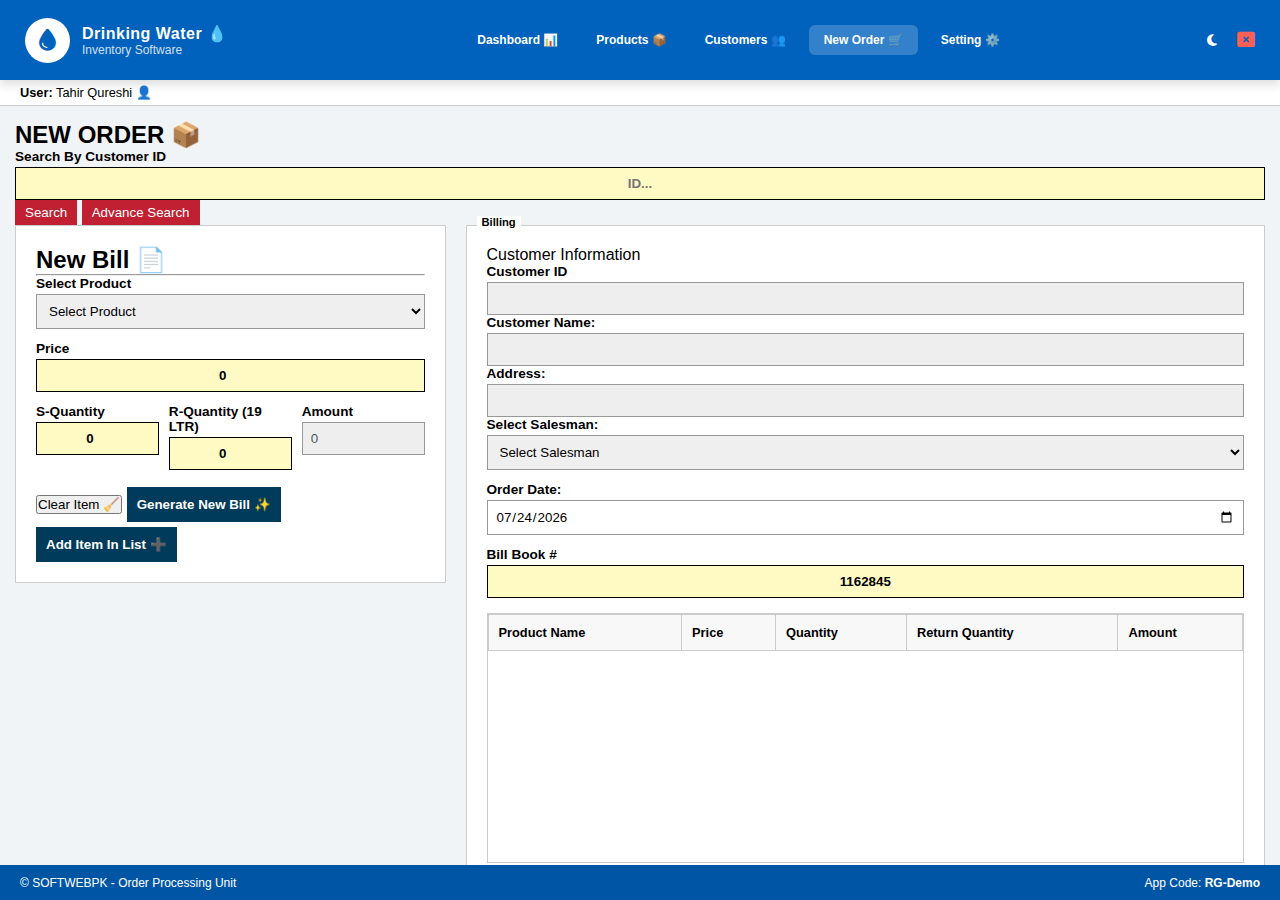
<file: order.html>
<!DOCTYPE html>
<html lang="en" data-theme="light">
<head>
    <meta charset="UTF-8">
    <meta name="viewport" content="width=device-width, initial-scale=1.0">
    <title>New Order & Billing | AquaFlow Pro</title>
    <link href="https://fonts.googleapis.com/css2?family=Inter:wght@400;500;600;700&display=swap" rel="stylesheet">
    <link rel="stylesheet" href="https://cdnjs.cloudflare.com/ajax/libs/font-awesome/6.4.0/css/all.min.css">
    <link rel="stylesheet" href="order.css">
</head>
<body>

    <!-- Professional Software Header -->
    <header class="top-bar">
        <div class="header-logo">
            <div class="logo-circle"><i class="fas fa-droplet"></i></div>
            <div class="logo-text">
                <h1>Drinking Water 💧</h1>
                <p>Inventory Software</p>
            </div>
        </div>
        <nav class="software-nav">
            <a href="produ.html" class="nav-item"><span>Dashboard 📊</span></a>
            <a href="Prod.html" class="nav-item"><span>Products 📦</span></a>
            <a href="Cust.html" class="nav-item"><span>Customers 👥</span></a>
            <a href="Order.html" class="nav-item active"><span>New Order 🛒</span></a>
            <a href="Settings.html" class="nav-item"><span>Setting ⚙️</span></a>
        </nav>
        <div class="window-controls">
            <button id="theme-toggle"><i class="fas fa-moon"></i></button>
            <i class="fas fa-rectangle-xmark close-btn" onclick="location.href='produ.html'"></i>
        </div>
    </header>

    <div class="user-strip">
        <span><b>User:</b> Tahir Qureshi 👤</span>
    </div>

    <main class="workspace">
        <div class="page-header">
            <h2>NEW ORDER 📦</h2>
            <div class="search-section">
                <label>Search By Customer ID</label>
                <div class="search-group">
                    <input type="text" id="custSearchId" class="qty-yellow" placeholder="ID...">
                    <button class="btn-search" onclick="searchCustomer()">Search</button>
                    <button class="btn-red-sm">Advance Search</button>
                </div>
            </div>
        </div>

        <div class="main-grid">
            <!-- LEFT: Line Item Entry -->
            <section class="item-pane">
                <div class="order-card">
                    <h2 class="card-title">New Bill 📄</h2>
                    <hr>
                    <div class="input-group">
                        <label>Select Product</label>
                        <select id="selectProduct" onchange="updatePrice()">
                            <option value="">Select Product</option>
                            <option value="100" data-name="19 LTR Jar">19 LTR Jar 🍶</option>
                            <option value="60" data-name="1.5 LTR Case">1.5 LTR Case 🍼</option>
                        </select>
                    </div>
                    <div class="input-group">
                        <label>Price</label>
                        <input type="number" id="unitPrice" class="qty-yellow" value="0">
                    </div>
                    
                    <div class="qty-row">
                        <div class="input-group">
                            <label>S-Quantity</label>
                            <input type="number" id="sQty" class="qty-yellow" value="0" oninput="calculateLine()">
                        </div>
                        <div class="input-group">
                            <label>R-Quantity (19 LTR)</label>
                            <input type="number" id="rQty" class="qty-yellow" value="0">
                        </div>
                        <div class="input-group">
                            <label>Amount</label>
                            <input type="number" id="lineTotal" class="read-only-grey" readonly value="0">
                        </div>
                    </div>

                    <div class="action-buttons">
                        <button class="btn-blue-outline">Clear Item 🧹</button>
                        <button class="btn-blue-dark">Generate New Bill ✨</button>
                        <button class="btn-blue-dark" onclick="addItemToList()">Add Item In List ➕</button>
                    </div>
                </div>
            </section>

            <!-- RIGHT: Billing Summary -->
            <section class="billing-pane">
                <div class="group-box">
                    <span class="group-label">Billing</span>
                    
                    <div class="customer-info-box">
                        <p class="box-tag">Customer Information</p>
                        <div class="info-row">
                            <div class="info-item">
                                <label>Customer ID</label>
                                <input type="text" id="resId" class="read-only-grey" readonly>
                            </div>
                            <div class="info-item">
                                <label>Customer Name:</label>
                                <input type="text" id="resName" class="read-only-grey" readonly>
                            </div>
                            <div class="info-item">
                                <label>Address:</label>
                                <input type="text" id="resAddr" class="read-only-grey" readonly>
                            </div>
                        </div>
                    </div>

                    <div class="meta-grid">
                        <div class="input-group">
                            <label>Select Salesman:</label>
                            <select><option>Select Salesman</option></select>
                        </div>
                        <div class="input-group">
                            <label>Order Date:</label>
                            <input type="date" id="orderDate">
                        </div>
                        <div class="input-group">
                            <label>Bill Book #</label>
                            <input type="text" class="qty-yellow" value="1162845">
                        </div>
                    </div>

                    <div class="table-container">
                        <table>
                            <thead>
                                <tr>
                                    <th>Product Name</th>
                                    <th>Price</th>
                                    <th>Quantity</th>
                                    <th>Return Quantity</th>
                                    <th>Amount</th>
                                </tr>
                            </thead>
                            <tbody id="billItemsBody">
                                <!-- Dynamic Items -->
                            </tbody>
                        </table>
                    </div>

                    <div class="billing-footer">
                        <div class="footer-btns">
                            <button class="btn-blue-dark">Save Bill ✅</button>
                            <button class="btn-red-large" onclick="openPaymentModal()">Print Bill 🖨️</button>
                        </div>
                        <div class="totals-area">
                            <div class="total-row"><span>Total Amount:</span> <b id="grandTotal">0</b></div>
                            <div class="total-row"><span>Payment:</span> <b id="paidDisplay">0</b></div>
                        </div>
                    </div>
                </div>
            </section>
        </div>
    </main>

    <!-- PAYMENT MODAL (POPUP AS SEEN IN IMAGE) -->
    <div class="modal-overlay" id="paymentModal">
        <div class="modal-window">
            <div class="modal-header">
                <span>Bill Payment</span>
                <button class="close-modal" onclick="closePaymentModal()">×</button>
            </div>
            <div class="modal-body">
                <h3 class="modal-title">Payment Mode 💳</h3>
                <select id="payMode" class="modal-select">
                    <option value="Cash">Daily Cash 💵</option>
                    <option value="Receivable">Payment Receivable ⏳</option>
                </select>
                <div class="modal-input-row">
                    <input type="number" id="modalPayInput" class="qty-yellow big-input" value="0">
                    <button class="btn-pay-confirm" onclick="confirmPayment()">Payment</button>
                </div>
            </div>
        </div>
    </div>

    <footer class="status-bar">
        <div class="status-left">© SOFTWEBPK - Order Processing Unit</div>
        <div class="status-right">App Code: <b>RG-Demo</b></div>
    </footer>

    <script src="order.js"></script>
</body>
</html>
</file>
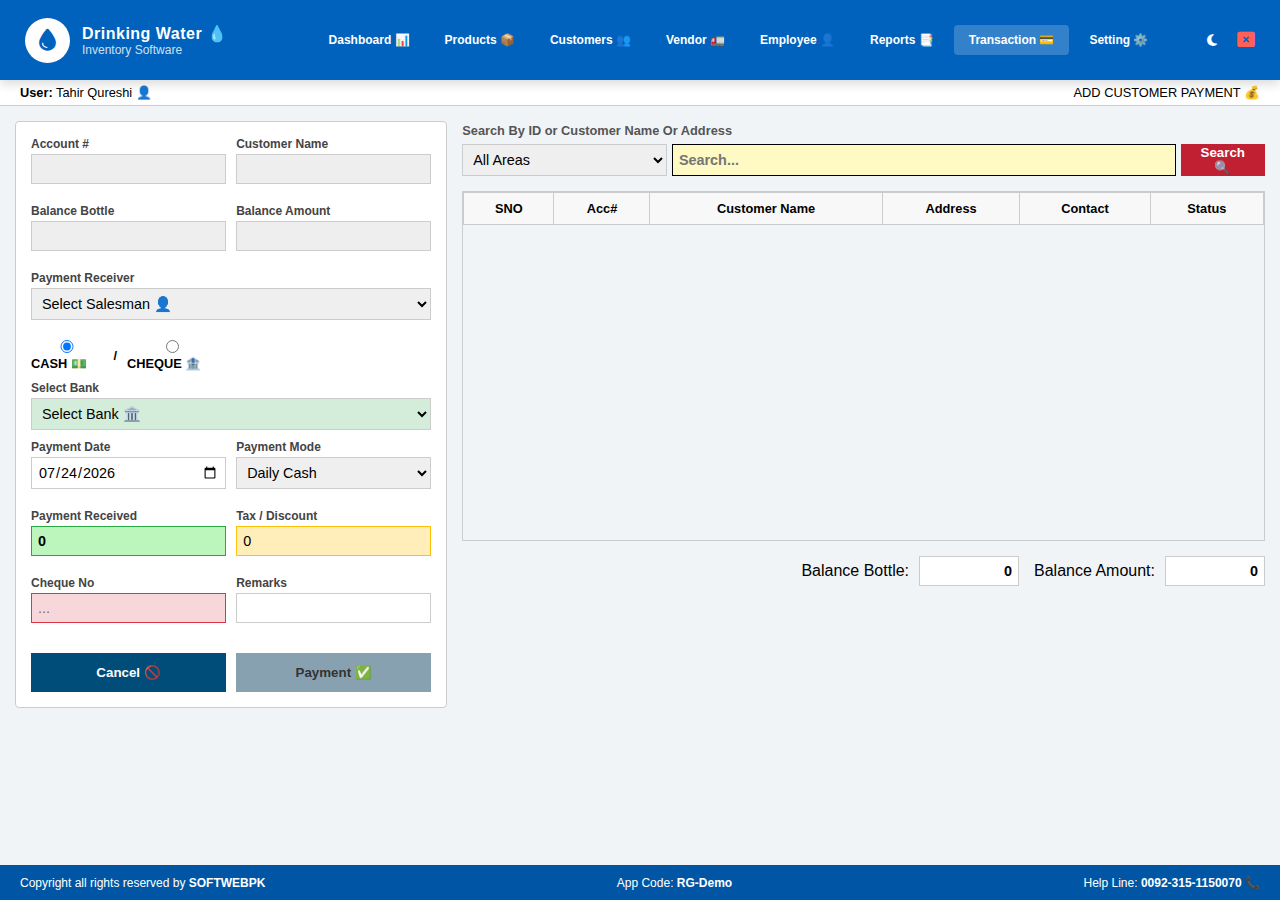
<file: pay.html>
<!DOCTYPE html>
<html lang="en" data-theme="light">
<head>
    <meta charset="UTF-8">
    <meta name="viewport" content="width=device-width, initial-scale=1.0">
    <title>Customer Payment | AquaFlow ERP</title>
    <link href="https://fonts.googleapis.com/css2?family=Inter:wght@400;500;600;700&display=swap" rel="stylesheet">
    <link rel="stylesheet" href="https://cdnjs.cloudflare.com/ajax/libs/font-awesome/6.4.0/css/all.min.css">
    <link rel="stylesheet" href="pay.css">
</head>
<body>

    <!-- Professional Software Header -->
    <header class="top-bar">
        <div class="header-logo">
            <div class="logo-circle"><i class="fas fa-droplet"></i></div>
            <div class="logo-text">
                <h1>Drinking Water 💧</h1>
                <p>Inventory Software</p>
            </div>
        </div>
        <nav class="software-nav">
            <a href="index.html" class="nav-item"><span>Dashboard 📊</span></a>
            <a href="Prod.html" class="nav-item"><span>Products 📦</span></a>
            <a href="cust.html" class="nav-item"><span>Customers 👥</span></a>
            <a href="vendor.html" class="nav-item"><span>Vendor 🚛</span></a>
            <a href="staff.html" class="nav-item"><span>Employee 👤</span></a>
            <a href="Reports.html" class="nav-item"><span>Reports 📑</span></a>
            <a href="Order.html" class="nav-item active"><span>Transaction 💳</span></a>
            <a href="Settings.html" class="nav-item"><span>Setting ⚙️</span></a>
        </nav>
        <div class="window-controls">
            <button id="theme-toggle"><i class="fas fa-moon"></i></button>
            <i class="fas fa-rectangle-xmark close-btn" onclick="location.href='produ.html'"></i>
        </div>
    </header>

    <div class="user-strip">
        <span><b>User:</b> Tahir Qureshi 👤</span>
        <span class="page-module-name">ADD CUSTOMER PAYMENT 💰</span>
    </div>

    <main class="workspace">
        <div class="main-grid">
            <!-- LEFT: Payment Entry Form -->
            <section class="form-pane">
                <form id="paymentForm">
                    <div class="input-row">
                        <div class="input-set">
                            <label>Account #</label>
                            <input type="text" id="accNum" readonly class="read-only">
                        </div>
                        <div class="input-set">
                            <label>Customer Name</label>
                            <input type="text" id="custName" readonly class="read-only">
                        </div>
                    </div>

                    <div class="input-row">
                        <div class="input-set">
                            <label>Balance Bottle</label>
                            <input type="text" id="balBottle" readonly class="read-only">
                        </div>
                        <div class="input-set">
                            <label>Balance Amount</label>
                            <input type="text" id="balAmount" readonly class="read-only">
                        </div>
                    </div>

                    <div class="input-set full">
                        <label>Payment Receiver</label>
                        <select id="salesman">
                            <option value="">Select Salesman 👤</option>
                            <option>Tahir Qureshi</option>
                            <option>Ali Ahmed</option>
                        </select>
                    </div>

                    <div class="radio-group">
                        <label><input type="radio" name="payType" value="CASH" checked> CASH 💵</label>
                        <span class="divider">/</span>
                        <label><input type="radio" name="payType" value="CHEQUE"> CHEQUE 🏦</label>
                    </div>

                    <div class="input-set full">
                        <label>Select Bank</label>
                        <select id="bankSelect" class="bg-green">
                            <option value="">Select Bank 🏛️</option>
                            <option>HBL</option>
                            <option>Meezan Bank</option>
                        </select>
                    </div>

                    <div class="input-row">
                        <div class="input-set">
                            <label>Payment Date</label>
                            <input type="date" id="payDate">
                        </div>
                        <div class="input-set">
                            <label>Payment Mode</label>
                            <select id="payMode">
                                <option>Daily Cash</option>
                                <option>Online Transfer</option>
                            </select>
                        </div>
                    </div>

                    <div class="input-row">
                        <div class="input-set">
                            <label>Payment Received</label>
                            <input type="number" id="payReceived" class="bg-green-bold" value="0">
                        </div>
                        <div class="input-set">
                            <label>Tax / Discount</label>
                            <input type="number" id="discount" class="bg-orange" value="0">
                        </div>
                    </div>

                    <div class="input-row">
                        <div class="input-set">
                            <label>Cheque No</label>
                            <input type="text" id="chequeNo" class="bg-red-light" placeholder="...">
                        </div>
                        <div class="input-set">
                            <label>Remarks</label>
                            <input type="text" id="remarks">
                        </div>
                    </div>

                    <div class="form-footer-btns">
                        <button type="button" class="btn-cancel" onclick="resetForm()">Cancel 🚫</button>
                        <button type="submit" class="btn-payment" id="payBtn">Payment ✅</button>
                    </div>
                </form>
            </section>

            <!-- RIGHT: Search and List -->
            <section class="list-pane">
                <div class="search-header">
                    <label>Search By ID or Customer Name Or Address</label>
                    <div class="search-row">
                        <select id="areaFilter"><option>All Areas</option></select>
                        <input type="text" id="searchInput" class="search-yellow" placeholder="Search..." onkeyup="filterTable()">
                        <button class="btn-red-search">Search 🔍</button>
                    </div>
                </div>

                <div class="table-container">
                    <table>
                        <thead>
                            <tr>
                                <th>SNO</th>
                                <th>Acc#</th>
                                <th>Customer Name</th>
                                <th>Address</th>
                                <th>Contact</th>
                                <th>Status</th>
                            </tr>
                        </thead>
                        <tbody id="customerTableBody">
                            <!-- Linked from DB -->
                        </tbody>
                    </table>
                </div>

                <div class="total-summary">
                    <div class="summary-item">
                        <label>Balance Bottle:</label>
                        <input type="text" id="footBottle" readonly value="0">
                    </div>
                    <div class="summary-item">
                        <label>Balance Amount:</label>
                        <input type="text" id="footAmount" readonly value="0">
                    </div>
                </div>
            </section>
        </div>
    </main>

    <footer class="status-bar">
        <div class="status-left">Copyright all rights reserved by <b>SOFTWEBPK</b></div>
        <div class="status-center">App Code: <b>RG-Demo</b></div>
        <div class="status-right">Help Line: <b>0092-315-1150070</b> 📞</div>
    </footer>

    <script src="pay.js"></script>
</body>
</html>
</file>
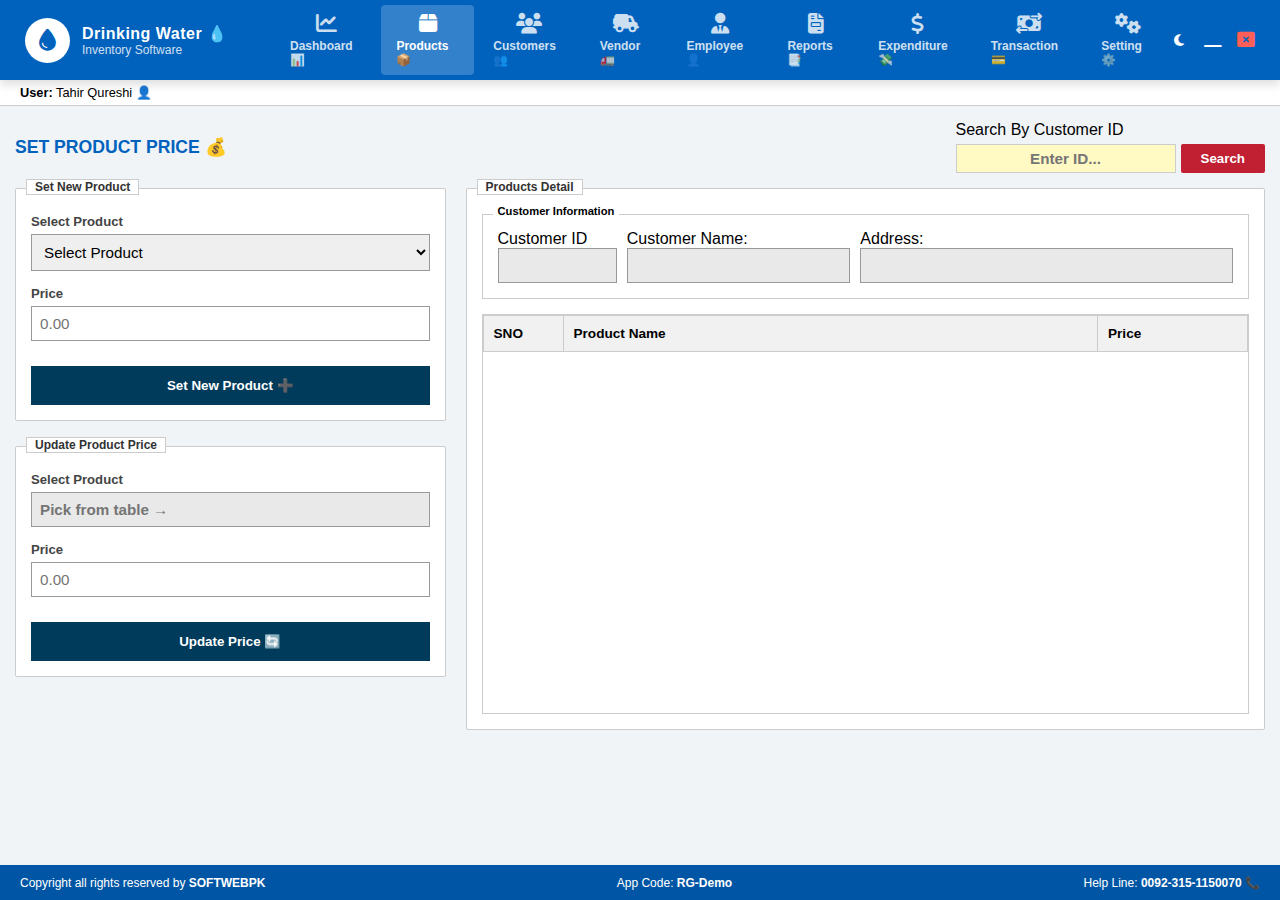
<file: price.html>
<!DOCTYPE html>
<html lang="en" data-theme="light">
<head>
    <meta charset="UTF-8">
    <meta name="viewport" content="width=device-width, initial-scale=1.0">
    <title>Set Product Price | AquaFlow ERP</title>
    <!-- Professional Google Font -->
    <link href="https://fonts.googleapis.com/css2?family=Inter:wght@400;500;600;700&display=swap" rel="stylesheet">
    <!-- Font Awesome Icons -->
    <link rel="stylesheet" href="https://cdnjs.cloudflare.com/ajax/libs/font-awesome/6.4.0/css/all.min.css">
    <link rel="stylesheet" href="price.css">
</head>
<body>

    <!-- Professional Software Header -->
    <header class="top-bar">
        <div class="header-logo">
            <div class="logo-circle"><i class="fas fa-droplet"></i></div>
            <div class="logo-text">
                <h1>Drinking Water 💧</h1>
                <p>Inventory Software</p>
            </div>
        </div>
        
        <nav class="software-nav">
            <a href="produ.html" class="nav-item"><i class="fas fa-chart-line"></i><span>Dashboard 📊</span></a>
            <a href="Prod.html" class="nav-item active"><i class="fas fa-box"></i><span>Products 📦</span></a>
            <a href="Cust.html" class="nav-item"><i class="fas fa-users"></i><span>Customers 👥</span></a>
            <a href="vendor.html" class="nav-item"><i class="fas fa-truck-field"></i><span>Vendor 🚛</span></a>
            <a href="staff.html" class="nav-item"><i class="fas fa-user-tie"></i><span>Employee 👤</span></a>
            <a href="Reports.html" class="nav-item"><i class="fas fa-file-invoice"></i><span>Reports 📑</span></a>
            <a href="Expenditure.html" class="nav-item"><i class="fas fa-dollar-sign"></i><span>Expenditure 💸</span></a>
            <a href="Order.html" class="nav-item"><i class="fas fa-money-bill-transfer"></i><span>Transaction 💳</span></a>
            <a href="Settings.html" class="nav-item"><i class="fas fa-gears"></i><span>Setting ⚙️</span></a>
        </nav>

        <div class="window-controls">
            <button id="theme-toggle" title="Switch Theme"><i class="fas fa-moon"></i></button>
            <i class="fas fa-window-minimize"></i>
            <i class="fas fa-rectangle-xmark close-btn" onclick="location.href='produ.html'"></i>
        </div>
    </header>

    <div class="user-strip">
        <span><b>User:</b> Tahir Qureshi 👤</span>
    </div>

    <main class="workspace">
        <div class="page-header">
            <h2>SET PRODUCT PRICE 💰</h2>
            <div class="search-section">
                <label>Search By Customer ID</label>
                <div class="search-group">
                    <input type="text" id="custSearchId" class="qty-yellow" placeholder="Enter ID...">
                    <button class="btn-red-sm" onclick="searchCustomer()">Search</button>
                </div>
            </div>
        </div>

        <div class="main-grid">
            <!-- LEFT: Pricing Controls -->
            <section class="controls-pane">
                <!-- Top Form: Set New -->
                <div class="group-box">
                    <span class="group-label">Set New Product</span>
                    <form id="setPriceForm">
                        <div class="input-set">
                            <label>Select Product</label>
                            <select id="newSelectProduct" required>
                                <option value="">Select Product</option>
                                <!-- Linked from Prod.html Storage -->
                            </select>
                        </div>
                        <div class="input-set">
                            <label>Price</label>
                            <input type="number" id="newPriceInput" placeholder="0.00" required>
                        </div>
                        <button type="submit" class="btn-blue-dark">Set New Product ➕</button>
                    </form>
                </div>

                <!-- Bottom Form: Update -->
                <div class="group-box" style="margin-top: 25px;">
                    <span class="group-label">Update Product Price</span>
                    <form id="updatePriceForm">
                        <div class="input-set">
                            <label>Select Product</label>
                            <input type="text" id="updateProductName" class="read-only-grey" readonly placeholder="Pick from table →">
                        </div>
                        <div class="input-set">
                            <label>Price</label>
                            <input type="number" id="updatePriceInput" placeholder="0.00" required>
                        </div>
                        <button type="submit" class="btn-blue-dark">Update Price 🔄</button>
                    </form>
                </div>
            </section>

            <!-- RIGHT: Details & Table -->
            <section class="details-pane">
                <div class="group-box">
                    <span class="group-label">Products Detail</span>
                    
                    <div class="customer-info-box">
                        <p class="box-tag">Customer Information</p>
                        <div class="info-row">
                            <div class="info-item">
                                <label>Customer ID</label>
                                <input type="text" id="resCustId" class="read-only-grey" readonly>
                            </div>
                            <div class="info-item">
                                <label>Customer Name:</label>
                                <input type="text" id="resCustName" class="read-only-grey" readonly>
                            </div>
                            <div class="info-item">
                                <label>Address:</label>
                                <input type="text" id="resCustAddr" class="read-only-grey" readonly>
                            </div>
                        </div>
                    </div>

                    <div class="table-container">
                        <table>
                            <thead>
                                <tr>
                                    <th width="80">SNO</th>
                                    <th>Product Name</th>
                                    <th width="150">Price</th>
                                </tr>
                            </thead>
                            <tbody id="priceTableBody">
                                <!-- Populated by JS -->
                            </tbody>
                        </table>
                    </div>
                </div>
            </section>
        </div>
    </main>

    <!-- Professional Status Bar -->
    <footer class="status-bar">
        <div class="status-left">Copyright all rights reserved by <b>SOFTWEBPK</b></div>
        <div class="status-center">App Code: <b>RG-Demo</b></div>
        <div class="status-right">Help Line: <b>0092-315-1150070</b> 📞</div>
    </footer>

    <script src="price.js"></script>
</body>
</html>
</file>
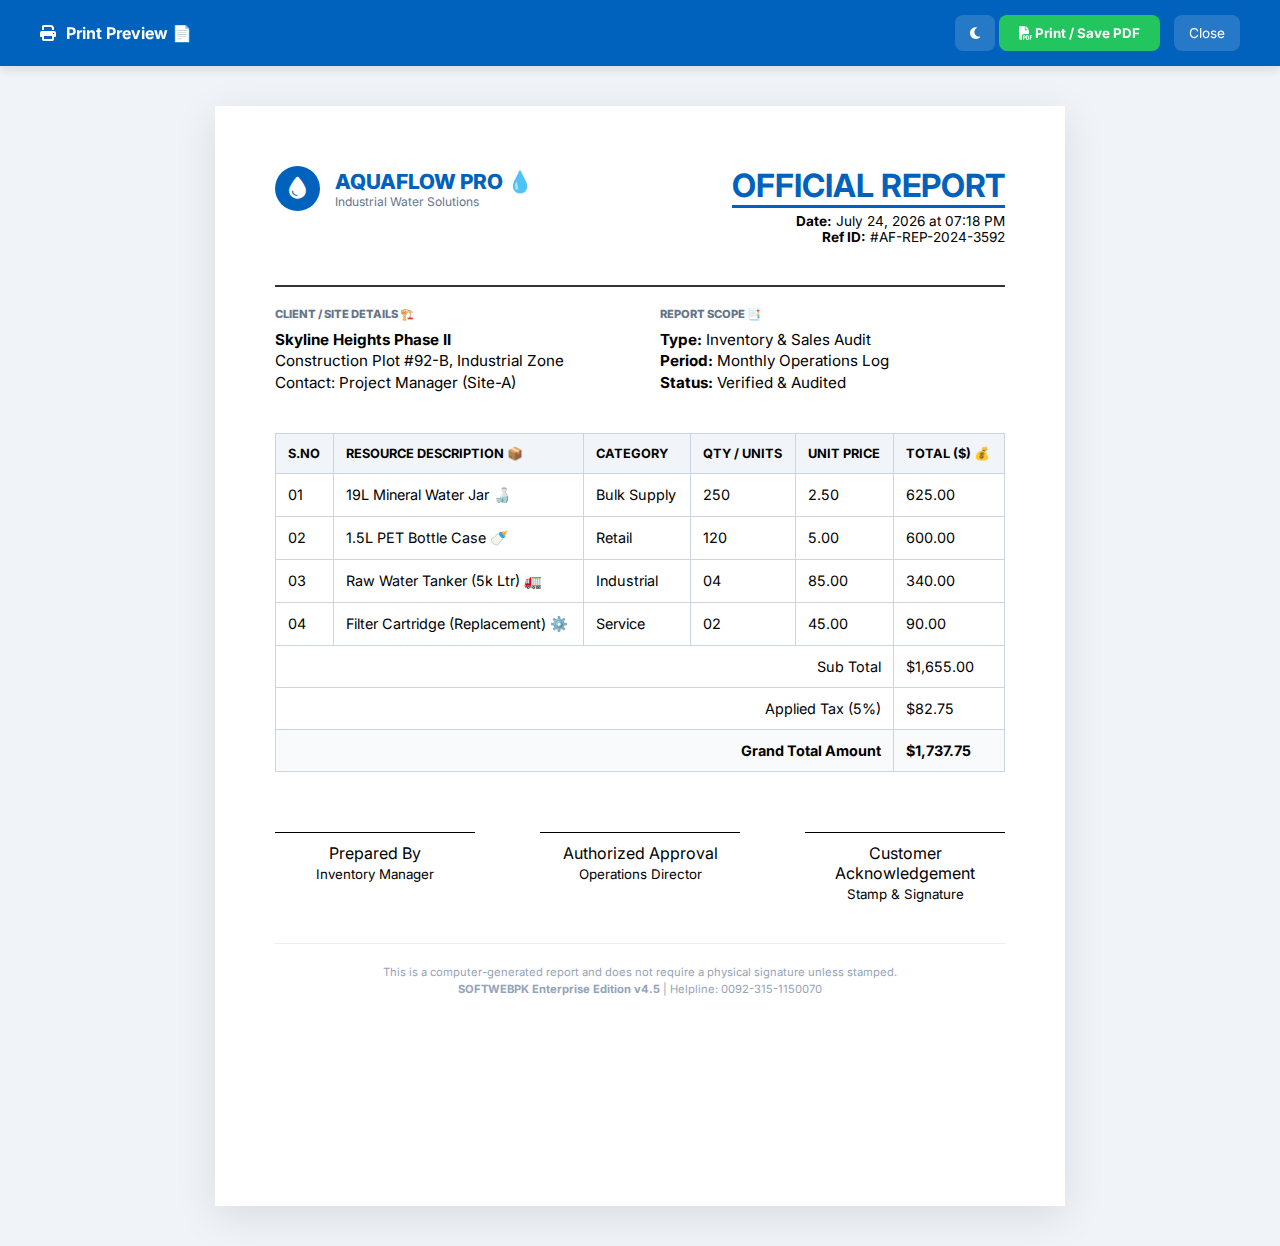
<file: Print.html>
<!DOCTYPE html>
<html lang="en" data-theme="light">
<head>
    <meta charset="UTF-8">
    <meta name="viewport" content="width=device-width, initial-scale=1.0">
    <title>Official Report | AquaFlow Professional</title>
    <link href="https://fonts.googleapis.com/css2?family=Inter:wght@400;600;700;800&display=swap" rel="stylesheet">
    <link rel="stylesheet" href="https://cdnjs.cloudflare.com/ajax/libs/font-awesome/6.4.0/css/all.min.css">
    <link rel="stylesheet" href="Print.css">
</head>
<body>

    <!-- UI Header: Hidden during actual printing -->
    <header class="ui-navbar no-print">
        <div class="nav-container">
            <div class="brand">
                <i class="fas fa-print"></i> 
                <span>Print Preview 📄</span>
            </div>
            <div class="actions">
                <button id="theme-toggle" class="btn-circle"><i class="fas fa-moon"></i></button>
                <button onclick="window.print()" class="btn-print">
                    <i class="fas fa-file-pdf"></i> Print / Save PDF
                </button>
                <a href="Reports.html" class="btn-back">Close</a>
            </div>
        </div>
    </header>

    <!-- Official Document Container -->
    <main class="document-container">
        <div class="a4-page">
            
            <!-- Document Letterhead -->
            <div class="letterhead">
                <div class="company-logo">
                    <div class="logo-orb"><i class="fas fa-droplet"></i></div>
                    <div class="logo-text">
                        <h2>AQUAFLOW PRO 💧</h2>
                        <p>Industrial Water Solutions</p>
                    </div>
                </div>
                <div class="doc-meta">
                    <h1>OFFICIAL REPORT</h1>
                    <p><strong>Date:</strong> <span id="currentDate"></span></p>
                    <p><strong>Ref ID:</strong> <span id="refID">#AF-REP-2024-99</span></p>
                </div>
            </div>

            <div class="horizontal-line"></div>

            <!-- Client & Project Context (Critical for Construction/FM) -->
            <div class="context-grid">
                <div class="context-box">
                    <label>Client / Site Details 🏗️</label>
                    <p><strong>Skyline Heights Phase II</strong></p>
                    <p>Construction Plot #92-B, Industrial Zone</p>
                    <p>Contact: Project Manager (Site-A)</p>
                </div>
                <div class="context-box">
                    <label>Report Scope 📑</label>
                    <p><strong>Type:</strong> Inventory & Sales Audit</p>
                    <p><strong>Period:</strong> Monthly Operations Log</p>
                    <p><strong>Status:</strong> Verified & Audited</p>
                </div>
            </div>

            <!-- Data Table (Matches Reports.html Logic) -->
            <table class="data-table">
                <thead>
                    <tr>
                        <th>S.No</th>
                        <th>Resource Description 📦</th>
                        <th>Category</th>
                        <th>Qty / Units</th>
                        <th>Unit Price</th>
                        <th>Total ($) 💰</th>
                    </tr>
                </thead>
                <tbody>
                    <tr>
                        <td>01</td>
                        <td>19L Mineral Water Jar 🍶</td>
                        <td>Bulk Supply</td>
                        <td>250</td>
                        <td>2.50</td>
                        <td>625.00</td>
                    </tr>
                    <tr>
                        <td>02</td>
                        <td>1.5L PET Bottle Case 🍼</td>
                        <td>Retail</td>
                        <td>120</td>
                        <td>5.00</td>
                        <td>600.00</td>
                    </tr>
                    <tr>
                        <td>03</td>
                        <td>Raw Water Tanker (5k Ltr) 🚛</td>
                        <td>Industrial</td>
                        <td>04</td>
                        <td>85.00</td>
                        <td>340.00</td>
                    </tr>
                    <tr>
                        <td>04</td>
                        <td>Filter Cartridge (Replacement) ⚙️</td>
                        <td>Service</td>
                        <td>02</td>
                        <td>45.00</td>
                        <td>90.00</td>
                    </tr>
                </tbody>
                <tfoot>
                    <tr>
                        <td colspan="5" class="text-right">Sub Total</td>
                        <td>$1,655.00</td>
                    </tr>
                    <tr>
                        <td colspan="5" class="text-right">Applied Tax (5%)</td>
                        <td>$82.75</td>
                    </tr>
                    <tr class="grand-total-row">
                        <td colspan="5" class="text-right"><strong>Grand Total Amount</strong></td>
                        <td><strong>$1,737.75</strong></td>
                    </tr>
                </tfoot>
            </table>

            <!-- Signature & Validation (Professional Standard) -->
            <div class="signature-section">
                <div class="sign-block">
                    <div class="sign-line"></div>
                    <p>Prepared By</p>
                    <p><small>Inventory Manager</small></p>
                </div>
                <div class="sign-block">
                    <div class="sign-line"></div>
                    <p>Authorized Approval</p>
                    <p><small>Operations Director</small></p>
                </div>
                <div class="sign-block">
                    <div class="sign-line"></div>
                    <p>Customer Acknowledgement</p>
                    <p><small>Stamp & Signature</small></p>
                </div>
            </div>

            <!-- Footer for Paper -->
            <div class="document-footer">
                <p>This is a computer-generated report and does not require a physical signature unless stamped. <br> 
                <strong>SOFTWEBPK Enterprise Edition v4.5</strong> | Helpline: 0092-315-1150070</p>
            </div>
        </div>
    </main>

    <script src="Print.js"></script>
</body>
</html>
</file>
<file: About.css>
/* --- Blue Professional Variables --- */
:root {
    --primary: #0077b6;
    --primary-dark: #03045e;
    --accent: #00b4d8;
    --bg-main: #f8fbff;
    --bg-card: #ffffff;
    --text-main: #1e293b;
    --text-muted: #64748b;
    --border: #e2e8f0;
}

[data-theme="dark"] {
    --bg-main: #020617;
    --bg-card: #0f172a;
    --text-main: #f1f5f9;
    --text-muted: #94a3b8;
    --border: #1e293b;
}

* { margin:0; padding:0; box-sizing: border-box; }
body { font-family: 'Inter', sans-serif; background-color: var(--bg-main); color: var(--text-main); line-height: 1.6; }
.container { max-width: 1200px; margin: 0 auto; padding: 0 20px; }
.section-padding { padding: 100px 0; }
.alt-bg { background-color: var(--bg-card); }
.center { text-align: center; }

/* --- Header --- */
.main-header { padding: 20px 0; background: var(--bg-card); border-bottom: 1px solid var(--border); position: sticky; top: 0; z-index: 100; }
.nav-flex { display: flex; justify-content: space-between; align-items: center; }
.logo { font-size: 1.5rem; font-weight: 800; text-decoration: none; color: var(--text-main); }
.logo span { color: var(--primary); }
.nav-links { display: flex; list-style: none; gap: 25px; }
.nav-links a { text-decoration: none; color: var(--text-main); font-weight: 600; font-size: 0.9rem; }
.nav-links a.active { color: var(--primary); }

/* --- Hero --- */
.about-hero { padding: 100px 0; background: linear-gradient(rgba(0,119,182,0.05), transparent); text-align: center; }
.badge { background: var(--primary); color: white; padding: 5px 12px; border-radius: 50px; font-size: 0.75rem; font-weight: bold; text-transform: uppercase; }
.about-hero h1 { font-size: 3.5rem; margin: 20px 0; line-height: 1.2; }
.accent { color: var(--primary); }

/* --- Mission Section --- */
.grid-2 { display: grid; grid-template-columns: 1fr 1fr; gap: 60px; align-items: center; }
.section-title { font-size: 2.5rem; margin-bottom: 20px; }
.stats-mini { display: flex; gap: 40px; margin-top: 30px; }
.stat strong { display: block; font-size: 2rem; color: var(--primary); }
.stat span { font-size: 0.9rem; color: var(--text-muted); }

.experience-box { background: var(--primary-dark); color: white; padding: 50px; border-radius: 20px; }

/* --- Regulation Cards --- */
.reg-grid { display: grid; grid-template-columns: repeat(auto-fit, minmax(300px, 1fr)); gap: 30px; margin-top: 50px; }
.reg-card { background: var(--bg-main); padding: 40px; border-radius: 20px; border: 1px solid var(--border); transition: 0.3s; }
.reg-card i { font-size: 2rem; color: var(--primary); margin-bottom: 20px; }
.reg-card:hover { transform: translateY(-10px); box-shadow: 0 15px 30px rgba(0,0,0,0.05); border-color: var(--primary); }

/* --- Why Choose Us --- */
.benefits-container { max-width: 800px; margin: 50px auto 0; }
.benefit-row { display: flex; gap: 30px; margin-bottom: 40px; align-items: flex-start; }
.benefit-icon { background: var(--primary); color: white; width: 60px; height: 60px; display: flex; align-items: center; justify-content: center; border-radius: 15px; flex-shrink: 0; font-size: 1.5rem; }
.benefit-content h4 { font-size: 1.25rem; margin-bottom: 10px; color: var(--primary); }

/* --- Footer --- */
.about-footer { padding: 40px 0; text-align: center; border-top: 1px solid var(--border); font-size: 0.85rem; color: var(--text-muted); }

/* --- Animations --- */
[data-reveal] { opacity: 0; transition: 0.8s; }
[data-reveal="left"] { transform: translateX(-30px); }
[data-reveal="right"] { transform: translateX(30px); }
.revealed { opacity: 1; transform: translate(0); }

@media (max-width: 768px) {
    .grid-2 { grid-template-columns: 1fr; }
    .about-hero h1 { font-size: 2.2rem; }
}
</file>
<file: Area.css>
:root {
    --primary: #0062BD;
    --dark-blue: #003b5c;
    --bg-page: #f0f4f7;
    --border: #ccc;
    --red: #c02031;
    --yellow-focus: #fff9c4;
}

[data-theme="dark"] {
    --bg-page: #0d1117;
    --border: #334155;
}

* { margin: 0; padding: 0; box-sizing: border-box; font-family: 'Segoe UI', Tahoma, sans-serif; }
body { height: 100vh; display: flex; flex-direction: column; overflow: hidden; background: var(--bg-page); }

/* Header & Nav */
.top-bar { background: var(--primary); color: white; height: 65px; display: flex; align-items: center; justify-content: space-between; padding: 0 15px; flex-shrink: 0; }
.logo-circle { background: white; color: var(--primary); width: 35px; height: 35px; border-radius: 50%; display: flex; align-items: center; justify-content: center; }
.software-nav { display: flex; flex: 1; justify-content: center; gap: 5px; }
.nav-item { color: white; text-decoration: none; display: flex; flex-direction: column; align-items: center; font-size: 0.65rem; padding: 5px; }
.nav-item.active { background: rgba(255,255,255,0.2); border-radius: 4px; }
.user-strip { background: #fff; padding: 6px 20px; border-bottom: 1px solid var(--border); font-size: 0.8rem; color: #666; flex-shrink: 0; }

/* Workspace Scrolling Fix */
.workspace { flex: 1; overflow-y: auto; padding: 20px; }
.page-title h2 { font-size: 1.1rem; color: var(--primary); font-weight: 800; margin-bottom: 20px; }

/* Main Grid Layout */
.main-grid { display: flex; gap: 20px; align-items: flex-start; }
.action-pane { flex: 0.35; min-width: 300px; }
.list-pane { flex: 0.65; }

/* Group Boxes (Legends) */
.group-box { border: 1px solid var(--border); background: white; padding: 25px 15px 15px; position: relative; border-radius: 4px; }
.group-label { position: absolute; top: -10px; left: 10px; background: white; padding: 0 8px; font-size: 0.7rem; font-weight: bold; color: #333; border: 1px solid var(--border); }

.input-set { margin-bottom: 15px; }
.input-set label { display: block; font-size: 0.85rem; font-weight: 700; color: #444; margin-bottom: 5px; }
select { width: 100%; padding: 10px; border: 1px solid var(--border); font-size: 0.9rem; }

/* Buttons */
.btn-stack { display: flex; flex-direction: column; gap: 10px; }
.btn-blue { background: var(--dark-blue); color: white; border: none; padding: 12px; font-weight: bold; cursor: pointer; border-radius: 2px; }
.btn-red { background: var(--red); color: white; border: none; padding: 12px; font-weight: bold; cursor: pointer; border-radius: 2px; }

/* Table Section */
.table-scroll { height: 400px; overflow-y: auto; border: 1px solid var(--border); }
table { width: 100%; border-collapse: collapse; font-size: 0.85rem; }
th { background: #f8f8f8; padding: 10px; text-align: left; border: 1px solid var(--border); position: sticky; top: 0; }
td { padding: 10px; border: 1px solid var(--border); }

/* --- MODAL (POPUP) STYLING --- */
.modal-overlay { 
    position: fixed; top: 0; left: 0; width: 100%; height: 100%; 
    background: rgba(0,0,0,0.5); display: none; z-index: 2000; 
    align-items: center; justify-content: center; 
}
.modal-window { background: white; width: 400px; border: 1px solid var(--primary); box-shadow: 0 5px 15px rgba(0,0,0,0.3); }
.modal-header { background: var(--primary); color: white; padding: 5px 15px; display: flex; justify-content: space-between; font-size: 0.85rem; font-weight: bold; }
.close-modal { background: #c02031; color: white; border: 1px solid white; cursor: pointer; padding: 0 5px; }
.modal-body { padding: 30px; }
.modal-body label { display: block; font-size: 1rem; margin-bottom: 10px; font-weight: bold; }
.yellow-input { width: 100%; padding: 10px; background: var(--yellow-focus); border: 1.5px solid var(--primary); font-size: 1.1rem; margin-bottom: 20px; }
.btn-add-area { width: 100%; background: var(--red); color: white; border: none; padding: 12px; font-size: 1.1rem; font-weight: bold; cursor: pointer; }

/* Footer */
.status-bar { background: var(--primary); color: white; height: 35px; display: flex; justify-content: space-between; align-items: center; padding: 0 20px; font-size: 0.7rem; flex-shrink: 0; }

@media (max-width: 900px) { .main-grid { flex-direction: column; } .action-pane, .list-pane { width: 100%; } }
</file>
<file: Check.css>
:root {
    --primary: #0062BD;
    --warn: #f39c12;
    --danger: #e74c3c;
    --success: #27ae60;
    --bg: #f4f7f9;
    --card: #ffffff;
    --text: #1e293b;
    --border: #e2e8f0;
}

[data-theme="dark"] {
    --bg: #0d1117;
    --card: #161b22;
    --text: #f0f6fc;
    --border: #30363d;
}

* { margin: 0; padding: 0; box-sizing: border-box; font-family: 'Inter', sans-serif; }
body { background: var(--bg); color: var(--text); overflow-x: hidden; height: 100vh; display: flex; flex-direction: column; }

/* --- Header & Navigation --- */
.top-bar { background: var(--primary); color: white; height: 80px; display: flex; align-items: center; padding: 0 20px; position: sticky; top: 0; z-index: 100; box-shadow: 0 4px 10px rgba(0,0,0,0.1); }
.logo-circle { background: white; color: var(--primary); width: 42px; height: 42px; border-radius: 50%; display: flex; align-items: center; justify-content: center; font-size: 1.4rem; }
.logo-text h1 { font-size: 1rem; margin-left: 10px; }
.logo-text p { font-size: 0.7rem; margin-left: 10px; opacity: 0.8; }

.icon-nav { display: flex; flex-grow: 1; justify-content: center; gap: 10px; }
.nav-item { color: rgba(255,255,255,0.7); text-decoration: none; display: flex; flex-direction: column; align-items: center; padding: 8px 15px; font-size: 0.75rem; border-radius: 8px; transition: 0.3s; }
.nav-item.active, .nav-item:hover { color: white; background: rgba(255,255,255,0.1); }

.window-controls { display: flex; gap: 15px; align-items: center; opacity: 0.8; }
#theme-toggle { background: none; border: none; color: white; cursor: pointer; }

/* --- Dashboard Elements --- */
.dashboard-area { flex-grow: 1; padding: 30px; overflow-y: auto; }
.summary-grid { display: grid; grid-template-columns: repeat(3, 1fr); gap: 20px; margin-bottom: 30px; }
.sum-card { background: var(--card); padding: 25px; border-radius: 15px; display: flex; justify-content: space-between; align-items: center; border: 1px solid var(--border); box-shadow: 0 4px 6px rgba(0,0,0,0.02); }
.sum-card i { font-size: 2.2rem; opacity: 0.2; }
.sum-card.warning { border-bottom: 4px solid var(--warn); }
.sum-card.critical { border-bottom: 4px solid var(--danger); }
.sum-info h3 { font-size: 0.8rem; color: #64748b; margin-bottom: 5px; text-transform: uppercase; letter-spacing: 0.5px; }
.sum-info .count { font-size: 1.8rem; font-weight: 800; }

/* --- Inventory Table --- */
.inventory-card { background: var(--card); border-radius: 15px; border: 1px solid var(--border); overflow: hidden; box-shadow: 0 10px 30px rgba(0,0,0,0.05); }
.card-header { padding: 20px; display: flex; justify-content: space-between; align-items: center; border-bottom: 1px solid var(--border); background: rgba(0,0,0,0.01); }
.card-header h2 { font-size: 1.2rem; color: var(--primary); }
.header-actions { display: flex; gap: 10px; }
#searchInput { padding: 8px 15px; border-radius: 8px; border: 1px solid var(--border); background: var(--bg); color: var(--text); min-width: 200px; }
.btn-sync { background: var(--primary); color: white; border: none; padding: 8px 15px; border-radius: 8px; cursor: pointer; font-weight: 600; }

.table-responsive { width: 100%; overflow-x: auto; }
.balance-table { width: 100%; border-collapse: collapse; }
.balance-table th { padding: 15px; font-size: 0.75rem; text-align: left; background: var(--bg); color: #64748b; text-transform: uppercase; }
.balance-table td { padding: 15px; border-bottom: 1px solid var(--border); font-size: 0.9rem; }

/* --- Stock Health Bars --- */
.health-container { width: 100%; }
.health-label { font-size: 0.7rem; font-weight: 700; color: #64748b; margin-bottom: 4px; display: block; }
.bar-outer { width: 100%; height: 8px; background: #e2e8f0; border-radius: 10px; overflow: hidden; }
.bar-inner { height: 100%; border-radius: 10px; transition: width 0.5s ease; }
.good { background: var(--success); }
.low { background: var(--warn); }
.crit { background: var(--danger); }

/* --- Badges & Buttons --- */
.status-badge { padding: 4px 10px; border-radius: 20px; font-size: 0.7rem; font-weight: 800; }
.status-badge.healthy { background: rgba(39, 174, 96, 0.1); color: var(--success); }
.status-badge.reorder { background: rgba(243, 156, 18, 0.1); color: var(--warn); }
.status-badge.out { background: rgba(231, 76, 60, 0.1); color: var(--danger); }

.btn-order { background: var(--primary); color: white; border: none; padding: 6px 12px; border-radius: 6px; cursor: pointer; font-size: 0.75rem; }

/* --- Footer --- */
.status-bar { height: 35px; background: #0f172a; color: white; display: flex; justify-content: space-between; align-items: center; padding: 0 20px; font-size: 0.7rem; }
.healthy { color: var(--success); font-weight: bold; }

@media (max-width: 900px) {
    .summary-grid { grid-template-columns: 1fr; }
    .card-header { flex-direction: column; gap: 15px; align-items: flex-start; }
}

/* --- Professional Color Scheme & Variables --- */
:root {
    --primary-blue: #0062BD;
    --secondary-blue: #004a8f;
    --footer-bg: #0056A4;
    --text-main: #1a365d;
    --bg-light: #ffffff;
    --transition: all 0.3s ease;
}

[data-theme="dark"] {
    --bg-light: #0d1117;
    --text-main: #e6edf3;
    --primary-blue: #1f6feb;
}

/* --- Base Styles --- */
* { margin: 0; padding: 0; box-sizing: border-box; }
body {
    font-family: 'Inter', sans-serif;
    height: 100vh;
    display: flex;
    flex-direction: column;
    overflow: hidden; /* Prevents scrollbars on the main interface */
}

/* --- Header Styling --- */
.top-bar {
    background: var(--primary-blue);
    height: 80px;
    display: flex;
    align-items: center;
    padding: 0 25px;
    color: white;
    z-index: 100;
    box-shadow: 0 4px 10px rgba(0,0,0,0.15);
}

.header-logo { display: flex; align-items: center; gap: 12px; width: 250px; }
.logo-circle { background: white; color: var(--primary-blue); width: 45px; height: 45px; display: flex; align-items: center; justify-content: center; border-radius: 50%; font-size: 1.4rem; }
.logo-text h1 { font-size: 1rem; font-weight: 700; letter-spacing: 0.5px; }
.logo-text p { font-size: 0.75rem; opacity: 0.8; }

.icon-nav { display: flex; flex-grow: 1; justify-content: center; gap: 5px; }
.nav-item {
    color: white;
    text-decoration: none;
    display: flex;
    flex-direction: column;
    align-items: center;
    padding: 8px 15px;
    border-radius: 6px;
    transition: var(--transition);
    cursor: pointer;
    font-size: 0.75rem;
    font-weight: 600;
}
.nav-item:hover { background: rgba(255, 255, 255, 0.15); }
.nav-item i { font-size: 1.3rem; margin-bottom: 5px; }

/* Dropdown */
.dropdown { position: relative; }
.dropdown-content {
    display: none;
    position: absolute;
    top: 100%;
    left: 0;
    background: white;
    min-width: 220px;
    box-shadow: 0 10px 25px rgba(0,0,0,0.1);
    border-radius: 0 0 8px 8px;
    overflow: hidden;
}
.dropdown-content a {
    color: #333;
    padding: 12px 16px;
    text-decoration: none;
    display: block;
    font-size: 0.85rem;
    border-bottom: 1px solid #f0f0f0;
}
.dropdown-content a:hover { background: #f8f9fa; color: var(--primary-blue); }
.dropdown:hover .dropdown-content { display: block; }

.window-controls { display: flex; gap: 15px; align-items: center; font-size: 1.1rem; }
#theme-toggle { background: none; border: none; color: white; cursor: pointer; padding: 5px; border-radius: 5px; transition: 0.2s; }
#theme-toggle:hover { background: rgba(255,255,255,0.2); }
.close-btn { color: #ff5f56; }

/* --- Hero Section Fix --- */
.hero-container {
    position: relative;
    flex-grow: 1;
    overflow: hidden;
}

.bg-image {
    position: absolute;
    top: 0;
    left: 0;
    width: 100%;
    height: 100%;
    object-fit: cover; /* This makes the image cover the background perfectly */
    z-index: 1;
}

.hero-content {
    position: relative;
    z-index: 2;
    height: 100%;
    background: linear-gradient(90deg, rgba(255,255,255,0.8) 0%, rgba(255,255,255,0) 70%);
    display: flex;
    align-items: center;
    padding-left: 8%;
}

.main-title {
    font-size: 3.5rem;
    color: var(--primary-blue);
    line-height: 1.1;
    font-weight: 800;
    font-style: italic; /* Mimicking your request */
}

.highlight { color: var(--text-main); font-style: italic; }
.hero-subtitle { font-size: 1.2rem; color: #4a5568; margin-top: 10px; }

.hero-actions { margin-top: 30px; display: flex; gap: 15px; }
.btn-primary { background: var(--primary-blue); color: white; border: none; padding: 14px 28px; border-radius: 8px; font-weight: bold; cursor: pointer; transition: 0.3s; }
.btn-secondary { background: white; color: var(--primary-blue); border: 2px solid var(--primary-blue); padding: 14px 28px; border-radius: 8px; font-weight: bold; cursor: pointer; }
.btn-primary:hover { transform: translateY(-2px); box-shadow: 0 5px 15px rgba(0, 98, 189, 0.3); }

/* --- Footer --- */
.status-bar {
    background: var(--footer-bg);
    height: 35px;
    display: flex;
    justify-content: space-between;
    align-items: center;
    padding: 0 20px;
    color: white;
    font-size: 0.75rem;
    z-index: 100;
}
.app-tag { background: rgba(255, 255, 255, 0.2); padding: 2px 8px; border-radius: 4px; font-weight: bold; }

/* --- Responsive Fixes --- */
@media (max-width: 1024px) {
    .nav-item span { display: none; }
    .main-title { font-size: 2.5rem; }
}
</file>
<file: Contact.css>
/* --- Professional Blue Palette --- */
:root {
    --primary: #0077b6;
    --primary-dark: #03045e;
    --accent: #00b4d8;
    --bg-main: #f8fbff;
    --bg-card: #ffffff;
    --text-main: #1e293b;
    --text-muted: #64748b;
    --border: #e2e8f0;
}

[data-theme="dark"] {
    --bg-main: #020617;
    --bg-card: #0f172a;
    --text-main: #f1f5f9;
    --text-muted: #94a3b8;
    --border: #1e293b;
}

* { margin:0; padding:0; box-sizing: border-box; }
body { font-family: 'Inter', sans-serif; background-color: var(--bg-main); color: var(--text-main); line-height: 1.6; }
.container { max-width: 1200px; margin: 0 auto; padding: 0 20px; }
.section-padding { padding: 80px 0; }

/* --- Header --- */
.main-header { padding: 20px 0; background: var(--bg-card); border-bottom: 1px solid var(--border); position: sticky; top: 0; z-index: 100; }
.nav-flex { display: flex; justify-content: space-between; align-items: center; }
.logo { font-size: 1.5rem; font-weight: 800; text-decoration: none; color: var(--text-main); }
.logo span { color: var(--primary); }
.nav-links { display: flex; list-style: none; gap: 25px; }
.nav-links a { text-decoration: none; color: var(--text-main); font-weight: 600; font-size: 0.9rem; transition: 0.3s; }
.nav-links a.active { color: var(--primary); }

/* --- Hero --- */
.contact-hero { padding: 80px 0; text-align: center; background: linear-gradient(rgba(0,119,182,0.05), transparent); }
.badge { background: var(--primary); color: white; padding: 5px 12px; border-radius: 50px; font-size: 0.75rem; font-weight: bold; text-transform: uppercase; }
.contact-hero h1 { font-size: 3rem; margin: 15px 0; line-height: 1.2; }
.accent { color: var(--primary); }

/* --- Main Grid --- */
.grid-contact { display: grid; grid-template-columns: 1fr 1.2fr; gap: 60px; }

/* Left Side */
.info-card { background: var(--primary-dark); color: white; padding: 40px; border-radius: 20px; margin-bottom: 30px; }
.phone-link { color: white; font-size: 1.8rem; font-weight: 800; text-decoration: none; display: block; margin-top: 15px; }
.phone-link i { color: var(--accent); }

.detail-item { display: flex; gap: 20px; margin-bottom: 25px; align-items: flex-start; }
.detail-item i { font-size: 1.5rem; color: var(--primary); margin-top: 5px; }
.detail-item h4 { font-size: 1.1rem; margin-bottom: 5px; }

.service-area-box { background: var(--bg-card); padding: 30px; border-radius: 20px; border: 1px solid var(--border); }
.area-list { list-style: none; margin-top: 15px; display: grid; grid-template-columns: 1fr 1fr; gap: 10px; }
.area-list li { font-size: 0.85rem; color: var(--text-muted); }
.area-list li i { color: var(--primary); margin-right: 5px; }

/* Right Side: Form */
.styled-form { background: var(--bg-card); padding: 40px; border-radius: 20px; border: 1px solid var(--border); }
.form-row { display: grid; grid-template-columns: 1fr 1fr; gap: 20px; }
.form-group { margin-bottom: 20px; }
.form-group label { display: block; margin-bottom: 8px; font-weight: 600; font-size: 0.9rem; }
.form-group input, .form-group select, .form-group textarea {
    width: 100%; padding: 12px; border: 1px solid var(--border); border-radius: 8px; 
    background: var(--bg-main); color: var(--text-main); font-family: inherit;
}
.btn-submit { 
    width: 100%; background: var(--primary); color: white; border: none; padding: 15px; 
    border-radius: 8px; font-weight: bold; cursor: pointer; transition: 0.3s;
}
.btn-submit:hover { background: var(--primary-dark); transform: translateY(-2px); }

/* --- Feedback Message --- */
.form-feedback { margin-top: 20px; padding: 15px; border-radius: 8px; display: none; text-align: center; font-weight: bold; }
.form-feedback.success { display: block; background: #dcfce7; color: #166534; }

/* --- Animation --- */
[data-reveal] { opacity: 0; transition: 0.8s; }
[data-reveal="left"] { transform: translateX(-30px); }
[data-reveal="right"] { transform: translateX(30px); }
.revealed { opacity: 1; transform: translate(0); }

@media (max-width: 992px) {
    .grid-contact { grid-template-columns: 1fr; }
}
</file>
<file: fill.css>
:root {
    --primary: #0062BD;
    --primary-dark: #004a8f;
    --bg-page: #f4f7fa;
    --bg-card: #ffffff;
    --text-main: #2c3e50;
    --text-light: #64748b;
    --border: #e2e8f0;
    --success: #22c55e;
}

[data-theme="dark"] {
    --bg-page: #0d1117;
    --bg-card: #161b22;
    --text-main: #f0f6fc;
    --text-light: #8b949e;
    --border: #30363d;
}

* { margin: 0; padding: 0; box-sizing: border-box; font-family: 'Inter', sans-serif; }
body { background: var(--bg-page); color: var(--text-main); transition: 0.3s; overflow-x: hidden; }

/* Header */
.main-header { background: var(--primary); color: white; height: 80px; display: flex; align-items: center; padding: 0 20px; position: sticky; top: 0; z-index: 1000; box-shadow: 0 4px 10px rgba(0,0,0,0.1); }
.logo-area { display: flex; align-items: center; gap: 12px; width: 280px; }
.logo-circle { background: white; color: var(--primary); width: 45px; height: 45px; border-radius: 50%; display: flex; align-items: center; justify-content: center; font-size: 1.5rem; }

.software-nav { display: flex; flex-grow: 1; justify-content: center; gap: 10px; }
.nav-item { color: white; text-decoration: none; display: flex; flex-direction: column; align-items: center; padding: 8px 15px; border-radius: 8px; font-size: 0.75rem; opacity: 0.8; transition: 0.3s; }
.nav-item.active, .nav-item:hover { background: rgba(255,255,255,0.15); opacity: 1; }
.nav-item i { font-size: 1.2rem; margin-bottom: 4px; }

.system-controls { display: flex; gap: 15px; align-items: center; font-size: 1.1rem; }
#theme-toggle { background: none; border: none; color: white; cursor: pointer; }



.top-bar {
    background: var(--primary-blue);
    height: 80px;
    display: flex;
    align-items: center;
    padding: 0 25px;
    color: white;
    z-index: 100;
    box-shadow: 0 4px 10px rgba(0,0,0,0.15);
}


.header-logo { display: flex; align-items: center; gap: 12px; width: 250px; }
.logo-circle { background: white; color: var(--primary-blue); width: 45px; height: 45px; display: flex; align-items: center; justify-content: center; border-radius: 50%; font-size: 1.4rem; }
.logo-text h1 { font-size: 1rem; font-weight: 700; letter-spacing: 0.5px; }
.logo-text p { font-size: 0.75rem; opacity: 0.8; }

.icon-nav { display: flex; flex-grow: 1; justify-content: center; gap: 5px; }
.nav-item {
    color: white;
    text-decoration: none;
    display: flex;
    flex-direction: column;
    align-items: center;
    padding: 8px 15px;
    border-radius: 6px;
    transition: var(--transition);
    cursor: pointer;
    font-size: 0.75rem;
    font-weight: 600;
}
.nav-item:hover { background: rgba(255, 255, 255, 0.15); }
.nav-item i { font-size: 1.3rem; margin-bottom: 5px; }


/* Stats Row */
.stats-row { display: grid; grid-template-columns: repeat(3, 1fr); gap: 20px; margin: 30px 0; }
.stat-card { background: var(--bg-card); padding: 25px; border-radius: 15px; border: 1px solid var(--border); display: flex; align-items: center; gap: 20px; box-shadow: 0 4px 12px rgba(0,0,0,0.02); }
.stat-card.blue { border-left: 5px solid var(--primary); }
.stat-card.green { border-left: 5px solid var(--success); }
.stat-icon { font-size: 2rem; color: var(--primary); opacity: 0.8; }
.stat-label { font-size: 0.8rem; color: var(--text-light); font-weight: 700; text-transform: uppercase; }
.stat-data h2 { font-size: 1.8rem; font-weight: 800; }

/* Filter Bar */
.filter-wrapper { background: var(--bg-card); border-radius: 15px; border: 1px solid var(--border); padding: 20px; margin-bottom: 30px; }
.filter-header h3 { font-size: 0.9rem; color: var(--primary); margin-bottom: 15px; border-bottom: 1px solid var(--border); padding-bottom: 10px; text-transform: uppercase; }
.filter-body { display: grid; grid-template-columns: repeat(auto-fit, minmax(180px, 1fr)) 150px 100px; gap: 15px; align-items: flex-end; }
.filter-group label { display: block; font-size: 0.75rem; font-weight: 700; color: var(--text-light); margin-bottom: 8px; }
input, select { width: 100%; padding: 10px; border-radius: 8px; border: 1px solid var(--border); background: var(--bg-page); color: var(--text-main); font-size: 0.9rem; }

.btn-search { background: var(--primary); color: white; border: none; padding: 10px; border-radius: 8px; cursor: pointer; font-weight: 700; }
.btn-reset { background: #64748b; color: white; border: none; padding: 10px; border-radius: 8px; cursor: pointer; }
.btn-export { background: var(--success); color: white; border: none; padding: 8px 15px; border-radius: 6px; cursor: pointer; font-size: 0.8rem; font-weight: 700; }

/* Table */
.data-card { background: var(--bg-card); border-radius: 15px; border: 1px solid var(--border); overflow: hidden; margin-bottom: 50px; }
.card-header { padding: 20px; display: flex; justify-content: space-between; align-items: center; background: rgba(0,0,0,0.01); border-bottom: 1px solid var(--border); }
.data-table { width: 100%; border-collapse: collapse; text-align: left; }
.data-table th { background: var(--bg-page); padding: 15px; font-size: 0.75rem; color: var(--text-light); text-transform: uppercase; letter-spacing: 1px; }
.data-table td { padding: 15px; border-bottom: 1px solid var(--border); font-size: 0.9rem; }
.data-table tr:hover { background: rgba(0, 98, 189, 0.02); }

.status-pill { background: rgba(34, 197, 94, 0.1); color: var(--success); padding: 4px 12px; border-radius: 20px; font-size: 0.7rem; font-weight: 800; }
.action-icons i { margin-right: 15px; cursor: pointer; color: var(--text-light); transition: 0.2s; }
.action-icons .fa-pen-to-square { color: var(--primary); }
.action-icons i:hover { transform: scale(1.2); }

/* Footer */
.footer-bar { height: 35px; background: #0f172a; color: white; display: flex; justify-content: space-between; align-items: center; padding: 0 20px; font-size: 0.7rem; position: fixed; bottom: 0; width: 100%; }
.sync-text { color: var(--success); font-weight: bold; }

@media (max-width: 900px) { .stats-row, .filter-body { grid-template-columns: 1fr; } .nav-item span { display: none; } }


/* --- Professional Color Scheme & Variables --- */
:root {
    --primary-blue: #0062BD;
    --secondary-blue: #004a8f;
    --footer-bg: #0056A4;
    --text-main: #1a365d;
    --bg-light: #ffffff;
    --transition: all 0.3s ease;
}

[data-theme="dark"] {
    --bg-light: #0d1117;
    --text-main: #e6edf3;
    --primary-blue: #1f6feb;
}

/* --- Base Styles --- */
* { margin: 0; padding: 0; box-sizing: border-box; }
body {
    font-family: 'Inter', sans-serif;
    height: 100vh;
    display: flex;
    flex-direction: column;
}

/* --- Header Styling --- */
.top-bar {
    background: var(--primary-blue);
    height: 80px;
    display: flex;
    align-items: center;
    padding: 0 25px;
    color: white;
    z-index: 100;
    box-shadow: 0 4px 10px rgba(0,0,0,0.15);
}

.header-logo { display: flex; align-items: center; gap: 12px; width: 250px; }
.logo-circle { background: white; color: var(--primary-blue); width: 45px; height: 45px; display: flex; align-items: center; justify-content: center; border-radius: 50%; font-size: 1.4rem; }
.logo-text h1 { font-size: 1rem; font-weight: 700; letter-spacing: 0.5px; }
.logo-text p { font-size: 0.75rem; opacity: 0.8; }

.icon-nav { display: flex; flex-grow: 1; justify-content: center; gap: 5px; }
.nav-item {
    color: white;
    text-decoration: none;
    display: flex;
    flex-direction: column;
    align-items: center;
    padding: 8px 15px;
    border-radius: 6px;
    transition: var(--transition);
    cursor: pointer;
    font-size: 0.75rem;
    font-weight: 600;
}
.nav-item:hover { background: rgba(255, 255, 255, 0.15); }
.nav-item i { font-size: 1.3rem; margin-bottom: 5px; }

/* Dropdown */
.dropdown { position: relative; }
.dropdown-content {
    display: none;
    position: absolute;
    top: 100%;
    left: 0;
    background: white;
    min-width: 220px;
    box-shadow: 0 10px 25px rgba(0,0,0,0.1);
    border-radius: 0 0 8px 8px;
    overflow: hidden;
}
.dropdown-content a {
    color: #333;
    padding: 12px 16px;
    text-decoration: none;
    display: block;
    font-size: 0.85rem;
    border-bottom: 1px solid #f0f0f0;
}
.dropdown-content a:hover { background: #f8f9fa; color: var(--primary-blue); }
.dropdown:hover .dropdown-content { display: block; }

.window-controls { display: flex; gap: 15px; align-items: center; font-size: 1.1rem; }
#theme-toggle { background: none; border: none; color: white; cursor: pointer; padding: 5px; border-radius: 5px; transition: 0.2s; }
#theme-toggle:hover { background: rgba(255,255,255,0.2); }
.close-btn { color: #ff5f56; }

/* --- Hero Section Fix --- */
.hero-container {
    position: relative;
    flex-grow: 1;
    overflow: hidden;
}

.bg-image {
    position: absolute;
    top: 0;
    left: 0;
    width: 100%;
    height: 100%;
    object-fit: cover; /* This makes the image cover the background perfectly */
    z-index: 1;
}

.hero-content {
    position: relative;
    z-index: 2;
    height: 100%;
    background: linear-gradient(90deg, rgba(255,255,255,0.8) 0%, rgba(255,255,255,0) 70%);
    display: flex;
    align-items: center;
    padding-left: 8%;
}

.main-title {
    font-size: 3.5rem;
    color: var(--primary-blue);
    line-height: 1.1;
    font-weight: 800;
    font-style: italic; /* Mimicking your request */
}

.highlight { color: var(--text-main); font-style: italic; }
.hero-subtitle { font-size: 1.2rem; color: #4a5568; margin-top: 10px; }

.hero-actions { margin-top: 30px; display: flex; gap: 15px; }
.btn-primary { background: var(--primary-blue); color: white; border: none; padding: 14px 28px; border-radius: 8px; font-weight: bold; cursor: pointer; transition: 0.3s; }
.btn-secondary { background: white; color: var(--primary-blue); border: 2px solid var(--primary-blue); padding: 14px 28px; border-radius: 8px; font-weight: bold; cursor: pointer; }
.btn-primary:hover { transform: translateY(-2px); box-shadow: 0 5px 15px rgba(0, 98, 189, 0.3); }

/* --- Footer --- */
.status-bar {
    background: var(--footer-bg);
    height: 35px;
    display: flex;
    justify-content: space-between;
    align-items: center;
    padding: 0 20px;
    color: white;
    font-size: 0.75rem;
    z-index: 100;
}
.app-tag { background: rgba(255, 255, 255, 0.2); padding: 2px 8px; border-radius: 4px; font-weight: bold; }

/* --- Responsive Fixes --- */
@media (max-width: 1024px) {
    .nav-item span { display: none; }
    .main-title { font-size: 2.5rem; }
}

.menu-link span {
  color: #ffffff;
}
</file>
<file: history.css>
/* --- Professional Variables --- */
:root {
    --primary: #0062BD;
    --bg-page: #f0f4f7;
    --card: #ffffff;
    --text: #1a365d;
    --border: #ccc;
    --btn-red: #c02031;
    --transition: all 0.3s ease;
}

[data-theme="dark"] {
    --bg-page: #0d1117;
    --card: #161b22;
    --text: #f0f6fc;
    --border: #334155;
}

/* --- THE SCROLLBAR FIX --- */
* { margin: 0; padding: 0; box-sizing: border-box; font-family: 'Inter', sans-serif; }

body {
    height: 100vh;
    display: flex;
    flex-direction: column;
    overflow: hidden; /* Prevent whole page scroll */
    background: var(--bg-page);
    color: var(--text);
}

/* Scrollbar Styling */
::-webkit-scrollbar { width: 8px; }
::-webkit-scrollbar-thumb { background: #cbd5e1; border-radius: 10px; }
::-webkit-scrollbar-thumb:hover { background: var(--primary); }

/* --- Header & Strip --- */
.top-bar {
    background: var(--primary); color: white; height: 75px;
    display: flex; align-items: center; justify-content: space-between; padding: 0 20px;
    box-shadow: 0 4px 10px rgba(0,0,0,0.1); flex-shrink: 0;
}
.header-logo { display: flex; align-items: center; gap: 10px; width: 250px; }
.logo-circle { background: white; color: var(--primary); width: 40px; height: 40px; border-radius: 50%; display: flex; align-items: center; justify-content: center; font-size: 1.3rem; }

.software-nav { display: flex; flex: 1; justify-content: center; gap: 5px; }
.nav-item { color: white; text-decoration: none; display: flex; flex-direction: column; align-items: center; padding: 8px 10px; border-radius: 5px; font-size: 0.7rem; transition: 0.2s; opacity: 0.8; }
.nav-item:hover, .nav-item.active { background: rgba(255,255,255,0.15); opacity: 1; }
.nav-item i { font-size: 1.2rem; margin-bottom: 3px; }

.user-strip { background: white; padding: 6px 20px; border-bottom: 1px solid var(--border); font-size: 0.8rem; color: #666; flex-shrink: 0; }

/* --- Workspace Area --- */
.workspace {
    flex: 1;
    overflow-y: auto; /* ENABLE SCROLLING ONLY HERE */
    padding: 30px;
}

.action-bar { display: flex; justify-content: space-between; align-items: center; margin-bottom: 25px; }
.action-bar h2 { font-size: 1rem; font-weight: 800; color: var(--primary); }

.search-panel { display: flex; align-items: flex-end; gap: 20px; background: var(--card); padding: 15px; border: 1px solid var(--border); border-radius: 5px; }
.filter-group { display: flex; flex-direction: column; gap: 5px; font-size: 0.8rem; font-weight: 700; }
.filter-group input { padding: 8px; border: 1px solid var(--border); border-radius: 4px; background: var(--bg-page); color: var(--text); }

.btn-search { background: var(--btn-red); color: white; border: none; padding: 10px 35px; border-radius: 4px; font-weight: 800; cursor: pointer; transition: 0.3s; }
.btn-search:hover { transform: translateY(-2px); box-shadow: 0 4px 8px rgba(0,0,0,0.2); }

/* --- Professional Table --- */
.table-card { background: var(--card); border: 1px solid var(--border); position: relative; padding-top: 15px; }
.card-header { position: absolute; top: -10px; left: 15px; background: var(--card); border: 1px solid var(--border); padding: 0 10px; font-size: 0.75rem; font-weight: 800; color: #666; }

.table-responsive { width: 100%; border: 1px solid var(--border); }
table { width: 100%; border-collapse: collapse; }
th { background: #f8f8f8; color: #444; padding: 12px; text-align: left; border: 1px solid var(--border); font-size: 0.8rem; position: sticky; top: 0; }
td { padding: 12px; border: 1px solid var(--border); font-size: 0.85rem; color: var(--text); }

/* Hover & Selected effect from Image */
tr:hover { background: #e8f4ff; cursor: pointer; }
.selected-row { background: var(--primary) !important; color: white !important; }

/* --- Footer --- */
.status-bar {
    background: var(--primary); height: 35px; color: white; 
    display: flex; justify-content: space-between; align-items: center; 
    padding: 0 20px; font-size: 0.75rem; flex-shrink: 0;
}

.window-controls { display: flex; gap: 15px; color: white; }
#theme-toggle { background: none; border: none; color: white; cursor: pointer; }

@media (max-width: 1024px) { .nav-item span { display: none; } }

/* --- Professional Color Scheme & Variables --- */
:root {
    --primary-blue: #0062BD;
    --secondary-blue: #004a8f;
    --footer-bg: #0056A4;
    --text-main: #1a365d;
    --bg-light: #ffffff;
    --transition: all 0.3s ease;
}

[data-theme="dark"] {
    --bg-light: #0d1117;
    --text-main: #e6edf3;
    --primary-blue: #1f6feb;
}

/* --- Base Styles --- */
* { margin: 0; padding: 0; box-sizing: border-box; }
body {
    font-family: 'Inter', sans-serif;
    height: 100vh;
    display: flex;
    flex-direction: column;
    overflow: hidden; /* Prevents scrollbars on the main interface */
}

/* --- Header Styling --- */
.top-bar {
    background: var(--primary-blue);
    height: 80px;
    display: flex;
    align-items: center;
    padding: 0 25px;
    color: white;
    z-index: 100;
    box-shadow: 0 4px 10px rgba(0,0,0,0.15);
}

.header-logo { display: flex; align-items: center; gap: 12px; width: 250px; }
.logo-circle { background: white; color: var(--primary-blue); width: 45px; height: 45px; display: flex; align-items: center; justify-content: center; border-radius: 50%; font-size: 1.4rem; }
.logo-text h1 { font-size: 1rem; font-weight: 700; letter-spacing: 0.5px; }
.logo-text p { font-size: 0.75rem; opacity: 0.8; }

.icon-nav { display: flex; flex-grow: 1; justify-content: center; gap: 5px; }
.nav-item {
    color: white;
    text-decoration: none;
    display: flex;
    flex-direction: column;
    align-items: center;
    padding: 8px 15px;
    border-radius: 6px;
    transition: var(--transition);
    cursor: pointer;
    font-size: 0.75rem;
    font-weight: 600;
}
.nav-item:hover { background: rgba(255, 255, 255, 0.15); }
.nav-item i { font-size: 1.3rem; margin-bottom: 5px; }

/* Dropdown */
.dropdown { position: relative; }
.dropdown-content {
    display: none;
    position: absolute;
    top: 100%;
    left: 0;
    background: white;
    min-width: 220px;
    box-shadow: 0 10px 25px rgba(0,0,0,0.1);
    border-radius: 0 0 8px 8px;
    overflow: hidden;
}
.dropdown-content a {
    color: #333;
    padding: 12px 16px;
    text-decoration: none;
    display: block;
    font-size: 0.85rem;
    border-bottom: 1px solid #f0f0f0;
}
.dropdown-content a:hover { background: #f8f9fa; color: var(--primary-blue); }
.dropdown:hover .dropdown-content { display: block; }

.window-controls { display: flex; gap: 15px; align-items: center; font-size: 1.1rem; }
#theme-toggle { background: none; border: none; color: white; cursor: pointer; padding: 5px; border-radius: 5px; transition: 0.2s; }
#theme-toggle:hover { background: rgba(255,255,255,0.2); }
.close-btn { color: #ff5f56; }

/* --- Hero Section Fix --- */
.hero-container {
    position: relative;
    flex-grow: 1;
    overflow: hidden;
}

.bg-image {
    position: absolute;
    top: 0;
    left: 0;
    width: 100%;
    height: 100%;
    object-fit: cover; /* This makes the image cover the background perfectly */
    z-index: 1;
}

.hero-content {
    position: relative;
    z-index: 2;
    height: 100%;
    background: linear-gradient(90deg, rgba(255,255,255,0.8) 0%, rgba(255,255,255,0) 70%);
    display: flex;
    align-items: center;
    padding-left: 8%;
}

.main-title {
    font-size: 3.5rem;
    color: var(--primary-blue);
    line-height: 1.1;
    font-weight: 800;
    font-style: italic; /* Mimicking your request */
}

.highlight { color: var(--text-main); font-style: italic; }
.hero-subtitle { font-size: 1.2rem; color: #4a5568; margin-top: 10px; }

.hero-actions { margin-top: 30px; display: flex; gap: 15px; }
.btn-primary { background: var(--primary-blue); color: white; border: none; padding: 14px 28px; border-radius: 8px; font-weight: bold; cursor: pointer; transition: 0.3s; }
.btn-secondary { background: white; color: var(--primary-blue); border: 2px solid var(--primary-blue); padding: 14px 28px; border-radius: 8px; font-weight: bold; cursor: pointer; }
.btn-primary:hover { transform: translateY(-2px); box-shadow: 0 5px 15px rgba(0, 98, 189, 0.3); }

/* --- Footer --- */
.status-bar {
    background: var(--footer-bg);
    height: 35px;
    display: flex;
    justify-content: space-between;
    align-items: center;
    padding: 0 20px;
    color: white;
    font-size: 0.75rem;
    z-index: 100;
}
.app-tag { background: rgba(255, 255, 255, 0.2); padding: 2px 8px; border-radius: 4px; font-weight: bold; }

/* --- Responsive Fixes --- */
@media (max-width: 1024px) {
    .nav-item span { display: none; }
    .main-title { font-size: 2.5rem; }
}

.menu-link span {
  color: #ffffff;
}


/* ===== HEADER ===== */
.top-bar {
    display: flex;
    align-items: center;
    justify-content: space-between;
    padding: 10px 16px;
    background: var(--primary-blue);
    color: #fff;
    position: relative;
    flex-wrap: wrap;
    z-index: 100;
}

.header-logo {
    display: flex;
    align-items: center;
    gap: 12px;
}

.logo-circle {
    width: 45px;
    height: 45px;
    background: white;
    color: var(--primary-blue);
    display: flex;
    align-items: center;
    justify-content: center;
    border-radius: 50%;
    font-size: 1.4rem;
}

.logo-text h1 { font-size: 1rem; font-weight: 700; color: #fff; }
.logo-text p { font-size: 0.75rem; opacity: 0.8; color: #fff; }

.icon-nav {
    display: flex;
    align-items: center;
    gap: 10px;
    transition: max-height 0.3s ease;
    overflow: hidden;
}

.nav-item {
    display: flex;
    align-items: center;
    gap: 6px;
    cursor: pointer;
    color: #fff;
    padding: 8px 12px;
    border-radius: 6px;
    transition: var(--transition);
}

.nav-item:hover { background: rgba(255,255,255,0.15); }

.nav-item i { font-size: 1.3rem; }

.dropdown { position: relative; }

.dropdown-content {
    display: none;
    position: absolute;
    top: 100%;
    left: 0;
    background: #fff;
    min-width: 220px;
    border-radius: 0 0 8px 8px;
    overflow: hidden;
    z-index: 999;
}

.dropdown-content a {
    display: block;
    padding: 10px 16px;
    color: #333;
}

.dropdown-content a:hover {
    background: #f8f9fa;
    color: var(--primary-blue);
}

/* ===== MOBILE MENU BUTTON ===== */
.mobile-menu-btn {
    display: none;
    background: none;
    border: none;
    color: #fff;
    font-size: 26px;
    cursor: pointer;
}

/* ===== MOBILE RESPONSIVE ===== */
@media (max-width: 768px) {
    .mobile-menu-btn { display: block; }
    .icon-nav {
        flex-direction: column;
        align-items: flex-start;
        width: 100%;
        background: var(--primary-blue);
        max-height: 0;  /* hidden by default */
    }
    .icon-nav.active { max-height: 1000px; } /* enough height to show all items */
    .nav-item { width: 100%; padding: 12px 16px; border-bottom: 1px solid rgba(255,255,255,0.2); }
    .dropdown-content {
        position: static;
        width: 100%;
        display: none;
        border: none;
    }
    .dropdown.active .dropdown-content { display: block; }
}
</file>
<file: ledger.css>
:root {
    --primary: #0062BD;
    --bg: #f4f7fa;
    --border: #ccc;
    --red: #c02031;
    --white: #ffffff;
    --green-bg: #d4edda;
    --yellow-bg: #fff3cd;
    --red-bg: #f8d7da;
}

[data-theme="dark"] {
    --bg: #0d1117;
    --white: #161b22;
}

* { margin: 0; padding: 0; box-sizing: border-box; font-family: 'Inter', sans-serif; }
body { background: var(--bg); height: 100vh; display: flex; flex-direction: column; overflow: hidden; }

/* Header & Nav */
.top-bar { background: var(--primary); color: white; height: 65px; display: flex; align-items: center; justify-content: space-between; padding: 0 15px; flex-shrink: 0; }
.logo-circle { background: white; color: var(--primary); width: 38px; height: 38px; border-radius: 50%; display: flex; align-items: center; justify-content: center; font-size: 1.2rem; }
.software-nav { display: flex; flex: 1; justify-content: center; gap: 5px; }
.nav-item { color: white; text-decoration: none; padding: 5px 10px; font-size: 0.65rem; border-radius: 4px; transition: 0.2s; }
.nav-item.active { background: rgba(255,255,255,0.2); }
.user-strip { background: #fff; padding: 5px 20px; border-bottom: 1px solid var(--border); font-size: 0.8rem; flex-shrink: 0; }

/* Workspace Scroll */
.workspace { flex: 1; overflow-y: auto; padding: 20px; }
.main-grid { display: grid; grid-template-columns: 0.28fr 0.72fr; gap: 15px; align-items: flex-start; }

.group-box { border: 1px solid var(--border); background: var(--white); padding: 25px 15px; position: relative; border-radius: 4px; }
.group-label { position: absolute; top: -10px; left: 10px; background: var(--white); padding: 0 8px; font-size: 0.75rem; font-weight: bold; color: #444; border: 1px solid var(--border); }

/* Left Pane Filters */
.search-input-group { display: flex; border: 2px solid #000; margin-top: 5px; }
.search-input-group input { border: none; padding: 10px; width: 100%; outline: none; }
.btn-red-search { background: var(--red); color: white; border: none; padding: 0 15px; cursor: pointer; font-weight: bold; }
label { font-size: 0.85rem; font-weight: bold; display: block; margin-bottom: 3px; }
select, input[type="date"] { width: 100%; padding: 10px; border: 2px solid #000; font-size: 0.9rem; }

/* Right Pane Details */
.header-details { display: flex; justify-content: space-between; margin-bottom: 20px; }
.details-left { flex: 0.6; }
.detail-item { display: grid; grid-template-columns: 100px 1fr; margin-bottom: 5px; }
.detail-item input { border: 1px solid var(--border); padding: 5px; font-weight: bold; background: #eee; }

.details-right { flex: 0.35; display: flex; flex-direction: column; gap: 8px; }
.summary-box input { width: 100%; text-align: center; font-size: 1.1rem; font-weight: 800; border: 2px solid #000; padding: 8px; }

/* Table Section */
.table-container { height: 320px; overflow-y: auto; border: 1px solid var(--border); margin-bottom: 15px; }
table { width: 100%; border-collapse: collapse; font-size: 0.75rem; }
th { background: #f8f9fa; padding: 12px; border: 1px solid var(--border); position: sticky; top: 0; text-align: left; }
td { padding: 10px; border: 1px solid var(--border); }

/* Footer Color Coding */
.ledger-footer { display: flex; justify-content: space-between; align-items: flex-end; padding-top: 15px; border-top: 2px solid var(--border); }
.stat-row { display: flex; justify-content: space-between; align-items: center; margin-bottom: 4px; gap: 10px; }
.stat-row input { width: 120px; text-align: right; padding: 5px; border: 1.5px solid #000; font-weight: 800; }

.bg-green { background: var(--green-bg) !important; color: #155724; }
.bg-yellow { background: var(--yellow-bg) !important; color: #856404; }
.bg-red-light { background: var(--red-bg) !important; color: #721c24; }

.btn-red-large { background: var(--red); color: white; border: none; padding: 12px 35px; border-radius: 4px; font-weight: 800; cursor: pointer; }
.status-bar { background: var(--primary); color: white; height: 35px; display: flex; justify-content: space-between; align-items: center; padding: 0 20px; font-size: 0.7rem; flex-shrink: 0; }

#theme-toggle { background: none; border: none; color: white; cursor: pointer; font-size: 1rem; }
@media print { .top-bar, .left-pane, .window-controls, .btn-red-large { display: none; } .workspace { padding: 0; } .main-grid { display: block; } }

/* --- Professional Color Scheme & Variables --- */
:root {
    --primary-blue: #0062BD;
    --secondary-blue: #004a8f;
    --footer-bg: #0056A4;
    --text-main: #1a365d;
    --bg-light: #ffffff;
    --transition: all 0.3s ease;
}

[data-theme="dark"] {
    --bg-light: #0d1117;
    --text-main: #e6edf3;
    --primary-blue: #1f6feb;
}

/* --- Base Styles --- */
* { margin: 0; padding: 0; box-sizing: border-box; }
body {
    font-family: 'Inter', sans-serif;
    height: 100vh;
    display: flex;
    flex-direction: column;
    overflow: hidden; /* Prevents scrollbars on the main interface */
}

/* --- Header Styling --- */
.top-bar {
    background: var(--primary-blue);
    height: 80px;
    display: flex;
    align-items: center;
    padding: 0 25px;
    color: white;
    z-index: 100;
    box-shadow: 0 4px 10px rgba(0,0,0,0.15);
}

.header-logo { display: flex; align-items: center; gap: 12px; width: 250px; }
.logo-circle { background: white; color: var(--primary-blue); width: 45px; height: 45px; display: flex; align-items: center; justify-content: center; border-radius: 50%; font-size: 1.4rem; }
.logo-text h1 { font-size: 1rem; font-weight: 700; letter-spacing: 0.5px; }
.logo-text p { font-size: 0.75rem; opacity: 0.8; }

.icon-nav { display: flex; flex-grow: 1; justify-content: center; gap: 5px; }
.nav-item {
    color: white;
    text-decoration: none;
    display: flex;
    flex-direction: column;
    align-items: center;
    padding: 8px 15px;
    border-radius: 6px;
    transition: var(--transition);
    cursor: pointer;
    font-size: 0.75rem;
    font-weight: 600;
}
.nav-item:hover { background: rgba(255, 255, 255, 0.15); }
.nav-item i { font-size: 1.3rem; margin-bottom: 5px; }

/* Dropdown */
.dropdown { position: relative; }
.dropdown-content {
    display: none;
    position: absolute;
    top: 100%;
    left: 0;
    background: white;
    min-width: 220px;
    box-shadow: 0 10px 25px rgba(0,0,0,0.1);
    border-radius: 0 0 8px 8px;
    overflow: hidden;
}
.dropdown-content a {
    color: #333;
    padding: 12px 16px;
    text-decoration: none;
    display: block;
    font-size: 0.85rem;
    border-bottom: 1px solid #f0f0f0;
}
.dropdown-content a:hover { background: #f8f9fa; color: var(--primary-blue); }
.dropdown:hover .dropdown-content { display: block; }

.window-controls { display: flex; gap: 15px; align-items: center; font-size: 1.1rem; }
#theme-toggle { background: none; border: none; color: white; cursor: pointer; padding: 5px; border-radius: 5px; transition: 0.2s; }
#theme-toggle:hover { background: rgba(255,255,255,0.2); }
.close-btn { color: #ff5f56; }

/* --- Hero Section Fix --- */
.hero-container {
    position: relative;
    flex-grow: 1;
    overflow: hidden;
}

.bg-image {
    position: absolute;
    top: 0;
    left: 0;
    width: 100%;
    height: 100%;
    object-fit: cover; /* This makes the image cover the background perfectly */
    z-index: 1;
}

.hero-content {
    position: relative;
    z-index: 2;
    height: 100%;
    background: linear-gradient(90deg, rgba(255,255,255,0.8) 0%, rgba(255,255,255,0) 70%);
    display: flex;
    align-items: center;
    padding-left: 8%;
}

.main-title {
    font-size: 3.5rem;
    color: var(--primary-blue);
    line-height: 1.1;
    font-weight: 800;
    font-style: italic; /* Mimicking your request */
}

.highlight { color: var(--text-main); font-style: italic; }
.hero-subtitle { font-size: 1.2rem; color: #4a5568; margin-top: 10px; }

.hero-actions { margin-top: 30px; display: flex; gap: 15px; }
.btn-primary { background: var(--primary-blue); color: white; border: none; padding: 14px 28px; border-radius: 8px; font-weight: bold; cursor: pointer; transition: 0.3s; }
.btn-secondary { background: white; color: var(--primary-blue); border: 2px solid var(--primary-blue); padding: 14px 28px; border-radius: 8px; font-weight: bold; cursor: pointer; }
.btn-primary:hover { transform: translateY(-2px); box-shadow: 0 5px 15px rgba(0, 98, 189, 0.3); }

/* --- Footer --- */
.status-bar {
    background: var(--footer-bg);
    height: 35px;
    display: flex;
    justify-content: space-between;
    align-items: center;
    padding: 0 20px;
    color: white;
    font-size: 0.75rem;
    z-index: 100;
}
.app-tag { background: rgba(255, 255, 255, 0.2); padding: 2px 8px; border-radius: 4px; font-weight: bold; }

/* --- Responsive Fixes --- */
@media (max-width: 1024px) {
    .nav-item span { display: none; }
    .main-title { font-size: 2.5rem; }
}

.menu-link span {
  color: #ffffff;
}
</file>
<file: order.css>
:root {
    --primary: #0062BD;
    --dark-blue: #003b5c;
    --bg-page: #f0f4f7;
    --border: #ccc;
    --red: #c02031;
    --qty-yellow: #fff9c4;
}

[data-theme="dark"] { --bg-page: #0d1117; --border: #444; }

* { margin: 0; padding: 0; box-sizing: border-box; font-family: 'Segoe UI', sans-serif; }
body { background: var(--bg-page); height: 100vh; display: flex; flex-direction: column; overflow: hidden; }

/* Header & Nav */
.top-bar { background: var(--primary); color: white; height: 65px; display: flex; align-items: center; justify-content: space-between; padding: 0 15px; }
.logo-circle { background: white; color: var(--primary); width: 35px; height: 35px; border-radius: 50%; display: flex; align-items: center; justify-content: center; font-size: 1.2rem; }
.software-nav { display: flex; flex: 1; justify-content: center; gap: 8px; }
.nav-item { color: white; text-decoration: none; font-size: 0.65rem; padding: 5px 10px; border-radius: 4px; }
.nav-item.active { background: rgba(255,255,255,0.2); }
.user-strip { background: #fff; padding: 5px 20px; border-bottom: 1px solid var(--border); font-size: 0.8rem; }

/* Workspace Scroll */
.workspace { flex: 1; overflow-y: auto; padding: 15px; }

/* Bento Layout */
.main-grid { display: grid; grid-template-columns: 0.35fr 0.65fr; gap: 20px; }
.order-card, .group-box { background: white; border: 1px solid var(--border); padding: 20px; position: relative; }
.group-label { position: absolute; top: -10px; left: 10px; background: white; padding: 0 5px; font-size: 0.7rem; font-weight: bold; }

/* Input Colors */
.qty-yellow { background: var(--qty-yellow) !important; border: 1.5px solid #000; font-weight: 800; text-align: center; }
.read-only-grey { background: #eee !important; color: #555; }

.input-group { margin-bottom: 12px; }
label { display: block; font-size: 0.85rem; font-weight: 700; margin-bottom: 3px; }
input, select { width: 100%; padding: 8px; border: 1px solid #999; }
.qty-row { display: grid; grid-template-columns: 1fr 1fr 1fr; gap: 10px; }

/* Buttons */
.btn-blue-dark { background: var(--dark-blue); color: white; border: none; padding: 10px; font-weight: bold; cursor: pointer; margin-top: 5px; }
.btn-red-large { background: var(--red); color: white; border: none; padding: 10px 30px; font-weight: bold; cursor: pointer; }
.btn-search, .btn-red-sm { background: var(--red); color: white; border: none; padding: 5px 10px; cursor: pointer; }

/* MODAL STYLING (The Popup in image) */
.modal-overlay { 
    position: fixed; top: 0; left: 0; width: 100%; height: 100%; 
    background: rgba(0,0,0,0.5); display: none; z-index: 2000; 
    align-items: center; justify-content: center; 
}
.modal-window { background: white; width: 450px; border: 2px solid var(--dark-blue); box-shadow: 0 10px 30px rgba(0,0,0,0.3); border-radius: 4px; overflow: hidden; }
.modal-header { background: var(--dark-blue); color: white; padding: 8px 15px; display: flex; justify-content: space-between; font-weight: bold; }
.close-modal { background: none; border: none; color: white; font-size: 1.5rem; cursor: pointer; }
.modal-body { padding: 30px; }
.modal-title { color: var(--red); text-align: center; margin-bottom: 15px; font-size: 1.4rem; }
.modal-select { border: 2.5px solid var(--primary); padding: 10px; font-weight: bold; margin-bottom: 20px; }
.modal-input-row { display: flex; gap: 10px; }
.big-input { font-size: 1.5rem; padding: 10px; flex: 1; }
.btn-pay-confirm { background: var(--red); color: white; border: none; padding: 10px 30px; font-size: 1.1rem; font-weight: bold; cursor: pointer; }

/* Table and Totals */
.table-container { height: 250px; overflow-y: auto; border: 1px solid var(--border); margin: 15px 0; }
table { width: 100%; border-collapse: collapse; font-size: 0.8rem; }
th { background: #f8f8f8; position: sticky; top: 0; padding: 10px; border: 1px solid var(--border); text-align: left; }
td { padding: 8px; border: 1px solid var(--border); }
.totals-area { width: 220px; text-align: right; }
.total-row { display: flex; justify-content: space-between; font-size: 1.1rem; margin-top: 5px; }

.status-bar { background: var(--primary); color: white; height: 35px; padding: 0 20px; display: flex; justify-content: space-between; align-items: center; font-size: 0.7rem; }


/* --- Professional Color Scheme & Variables --- */
:root {
    --primary-blue: #0062BD;
    --secondary-blue: #004a8f;
    --footer-bg: #0056A4;
    --text-main: #1a365d;
    --bg-light: #ffffff;
    --transition: all 0.3s ease;
}

[data-theme="dark"] {
    --bg-light: #0d1117;
    --text-main: #e6edf3;
    --primary-blue: #1f6feb;
}

/* --- Base Styles --- */
* { margin: 0; padding: 0; box-sizing: border-box; }
body {
    font-family: 'Inter', sans-serif;
    height: 100vh;
    display: flex;
    flex-direction: column;
    overflow: hidden; /* Prevents scrollbars on the main interface */
}

/* --- Header Styling --- */
.top-bar {
    background: var(--primary-blue);
    height: 80px;
    display: flex;
    align-items: center;
    padding: 0 25px;
    color: white;
    z-index: 100;
    box-shadow: 0 4px 10px rgba(0,0,0,0.15);
}

.header-logo { display: flex; align-items: center; gap: 12px; width: 250px; }
.logo-circle { background: white; color: var(--primary-blue); width: 45px; height: 45px; display: flex; align-items: center; justify-content: center; border-radius: 50%; font-size: 1.4rem; }
.logo-text h1 { font-size: 1rem; font-weight: 700; letter-spacing: 0.5px; }
.logo-text p { font-size: 0.75rem; opacity: 0.8; }

.icon-nav { display: flex; flex-grow: 1; justify-content: center; gap: 5px; }
.nav-item {
    color: white;
    text-decoration: none;
    display: flex;
    flex-direction: column;
    align-items: center;
    padding: 8px 15px;
    border-radius: 6px;
    transition: var(--transition);
    cursor: pointer;
    font-size: 0.75rem;
    font-weight: 600;
}
.nav-item:hover { background: rgba(255, 255, 255, 0.15); }
.nav-item i { font-size: 1.3rem; margin-bottom: 5px; }

/* Dropdown */
.dropdown { position: relative; }
.dropdown-content {
    display: none;
    position: absolute;
    top: 100%;
    left: 0;
    background: white;
    min-width: 220px;
    box-shadow: 0 10px 25px rgba(0,0,0,0.1);
    border-radius: 0 0 8px 8px;
    overflow: hidden;
}
.dropdown-content a {
    color: #333;
    padding: 12px 16px;
    text-decoration: none;
    display: block;
    font-size: 0.85rem;
    border-bottom: 1px solid #f0f0f0;
}
.dropdown-content a:hover { background: #f8f9fa; color: var(--primary-blue); }
.dropdown:hover .dropdown-content { display: block; }

.window-controls { display: flex; gap: 15px; align-items: center; font-size: 1.1rem; }
#theme-toggle { background: none; border: none; color: white; cursor: pointer; padding: 5px; border-radius: 5px; transition: 0.2s; }
#theme-toggle:hover { background: rgba(255,255,255,0.2); }
.close-btn { color: #ff5f56; }

/* --- Hero Section Fix --- */
.hero-container {
    position: relative;
    flex-grow: 1;
    overflow: hidden;
}

.bg-image {
    position: absolute;
    top: 0;
    left: 0;
    width: 100%;
    height: 100%;
    object-fit: cover; /* This makes the image cover the background perfectly */
    z-index: 1;
}

.hero-content {
    position: relative;
    z-index: 2;
    height: 100%;
    background: linear-gradient(90deg, rgba(255,255,255,0.8) 0%, rgba(255,255,255,0) 70%);
    display: flex;
    align-items: center;
    padding-left: 8%;
}

.main-title {
    font-size: 3.5rem;
    color: var(--primary-blue);
    line-height: 1.1;
    font-weight: 800;
    font-style: italic; /* Mimicking your request */
}

.highlight { color: var(--text-main); font-style: italic; }
.hero-subtitle { font-size: 1.2rem; color: #4a5568; margin-top: 10px; }

.hero-actions { margin-top: 30px; display: flex; gap: 15px; }
.btn-primary { background: var(--primary-blue); color: white; border: none; padding: 14px 28px; border-radius: 8px; font-weight: bold; cursor: pointer; transition: 0.3s; }
.btn-secondary { background: white; color: var(--primary-blue); border: 2px solid var(--primary-blue); padding: 14px 28px; border-radius: 8px; font-weight: bold; cursor: pointer; }
.btn-primary:hover { transform: translateY(-2px); box-shadow: 0 5px 15px rgba(0, 98, 189, 0.3); }

/* --- Footer --- */
.status-bar {
    background: var(--footer-bg);
    height: 35px;
    display: flex;
    justify-content: space-between;
    align-items: center;
    padding: 0 20px;
    color: white;
    font-size: 0.75rem;
    z-index: 100;
}
.app-tag { background: rgba(255, 255, 255, 0.2); padding: 2px 8px; border-radius: 4px; font-weight: bold; }

/* --- Responsive Fixes --- */
@media (max-width: 1024px) {
    .nav-item span { display: none; }
    .main-title { font-size: 2.5rem; }
}

.menu-link span {
  color: #ffffff;
}
</file>
<file: pay.css>
:root {
    --primary: #0062BD;
    --bg-page: #f0f4f7;
    --border: #ccc;
    --red-btn: #c02031;
    --white: #ffffff;
    --green-input: #d4edda;
    --orange-input: #ffeeba;
    --red-input: #f8d7da;
    --search-yellow: #fff9c4;
}

[data-theme="dark"] {
    --bg-page: #0d1117;
    --white: #161b22;
}

* { margin: 0; padding: 0; box-sizing: border-box; font-family: 'Segoe UI', sans-serif; }
body { background: var(--bg-page); height: 100vh; display: flex; flex-direction: column; overflow: hidden; }

/* Header & Nav */
.top-bar { background: var(--primary); color: white; height: 65px; display: flex; align-items: center; justify-content: space-between; padding: 0 15px; flex-shrink: 0; }
.logo-circle { background: white; color: var(--primary); width: 35px; height: 35px; border-radius: 50%; display: flex; align-items: center; justify-content: center; font-size: 1.2rem; }
.software-nav { display: flex; flex: 1; justify-content: center; gap: 5px; }
.nav-item { color: white; text-decoration: none; display: flex; flex-direction: column; align-items: center; font-size: 0.62rem; padding: 5px; }
.nav-item.active { background: rgba(255,255,255,0.2); border-radius: 4px; }
.user-strip { background: #fff; padding: 5px 20px; border-bottom: 1px solid var(--border); font-size: 0.8rem; display: flex; justify-content: space-between; flex-shrink: 0; }

/* Workspace */
.workspace { flex: 1; overflow-y: auto; padding: 15px; }
.main-grid { display: grid; grid-template-columns: 0.35fr 0.65fr; gap: 15px; align-items: flex-start; }

/* Form Pane Styling */
.form-pane { background: white; border: 1.5px solid var(--border); padding: 15px; border-radius: 4px; }
.input-set { margin-bottom: 10px; }
.input-set label { font-size: 0.75rem; font-weight: bold; color: #444; display: block; margin-bottom: 3px; }
.input-row { display: grid; grid-template-columns: 1fr 1fr; gap: 10px; margin-bottom: 10px; }
input, select { width: 100%; padding: 6px; border: 1.5px solid var(--border); font-size: 0.9rem; }
.read-only { background: #eee; cursor: not-allowed; }

/* Specific Colors from Image */
.bg-green { background: var(--green-input) !important; }
.bg-green-bold { background: #bdf6bd !important; font-weight: 800; border-color: #28a745; }
.bg-orange { background: var(--orange-input) !important; border-color: #ffc107; }
.bg-red-light { background: var(--red-input) !important; border-color: #dc3545; }
.search-yellow { background: var(--search-yellow) !important; font-weight: bold; border-color: #000; }

.radio-group { padding: 10px 0; font-size: 0.8rem; font-weight: bold; display: flex; align-items: center; gap: 10px; }

/* Buttons */
.form-footer-btns { display: grid; grid-template-columns: 1fr 1fr; gap: 10px; margin-top: 20px; }
.btn-cancel { background: #004d7a; color: white; border: none; padding: 12px; cursor: pointer; font-weight: bold; }
.btn-payment { background: #88a1b1; color: #333; border: none; padding: 12px; cursor: pointer; font-weight: bold; }

/* List Pane */
.search-header { margin-bottom: 15px; }
.search-header label { font-size: 0.8rem; font-weight: bold; color: #555; }
.search-row { display: flex; gap: 5px; margin-top: 5px; }
.search-row select { width: 40%; }
.btn-red-search { background: var(--red-btn); color: white; border: none; padding: 0 20px; font-weight: bold; cursor: pointer; }

/* Table */
.table-container { height: 350px; overflow-y: auto; border: 1.5px solid var(--border); }
table { width: 100%; border-collapse: collapse; font-size: 0.8rem; }
th { background: #f8f8f8; border: 1px solid var(--border); padding: 8px; position: sticky; top: 0; }
td { border: 1px solid var(--border); padding: 8px; }
tr:hover { background: #eef7ff; cursor: pointer; }
.selected-row { background: var(--primary) !important; color: white !important; }

.total-summary { display: flex; justify-content: flex-end; gap: 15px; margin-top: 15px; }
.summary-item { display: flex; align-items: center; gap: 10px; }
.summary-item input { width: 100px; text-align: right; font-weight: bold; }

/* Footer */
.status-bar { background: var(--primary); color: white; height: 35px; padding: 0 20px; display: flex; justify-content: space-between; align-items: center; font-size: 0.7rem; flex-shrink: 0; }



/* --- Professional Color Scheme & Variables --- */
:root {
    --primary-blue: #0062BD;
    --secondary-blue: #004a8f;
    --footer-bg: #0056A4;
    --text-main: #1a365d;
    --bg-light: #ffffff;
    --transition: all 0.3s ease;
}

[data-theme="dark"] {
    --bg-light: #0d1117;
    --text-main: #e6edf3;
    --primary-blue: #1f6feb;
}

/* --- Base Styles --- */
* { margin: 0; padding: 0; box-sizing: border-box; }
body {
    font-family: 'Inter', sans-serif;
    height: 100vh;
    display: flex;
    flex-direction: column;
    overflow: hidden; /* Prevents scrollbars on the main interface */
}

/* --- Header Styling --- */
.top-bar {
    background: var(--primary-blue);
    height: 80px;
    display: flex;
    align-items: center;
    padding: 0 25px;
    color: white;
    z-index: 100;
    box-shadow: 0 4px 10px rgba(0,0,0,0.15);
}

.header-logo { display: flex; align-items: center; gap: 12px; width: 250px; }
.logo-circle { background: white; color: var(--primary-blue); width: 45px; height: 45px; display: flex; align-items: center; justify-content: center; border-radius: 50%; font-size: 1.4rem; }
.logo-text h1 { font-size: 1rem; font-weight: 700; letter-spacing: 0.5px; }
.logo-text p { font-size: 0.75rem; opacity: 0.8; }

.icon-nav { display: flex; flex-grow: 1; justify-content: center; gap: 5px; }
.nav-item {
    color: white;
    text-decoration: none;
    display: flex;
    flex-direction: column;
    align-items: center;
    padding: 8px 15px;
    border-radius: 6px;
    transition: var(--transition);
    cursor: pointer;
    font-size: 0.75rem;
    font-weight: 600;
}
.nav-item:hover { background: rgba(255, 255, 255, 0.15); }
.nav-item i { font-size: 1.3rem; margin-bottom: 5px; }

/* Dropdown */
.dropdown { position: relative; }
.dropdown-content {
    display: none;
    position: absolute;
    top: 100%;
    left: 0;
    background: white;
    min-width: 220px;
    box-shadow: 0 10px 25px rgba(0,0,0,0.1);
    border-radius: 0 0 8px 8px;
    overflow: hidden;
}
.dropdown-content a {
    color: #333;
    padding: 12px 16px;
    text-decoration: none;
    display: block;
    font-size: 0.85rem;
    border-bottom: 1px solid #f0f0f0;
}
.dropdown-content a:hover { background: #f8f9fa; color: var(--primary-blue); }
.dropdown:hover .dropdown-content { display: block; }

.window-controls { display: flex; gap: 15px; align-items: center; font-size: 1.1rem; }
#theme-toggle { background: none; border: none; color: white; cursor: pointer; padding: 5px; border-radius: 5px; transition: 0.2s; }
#theme-toggle:hover { background: rgba(255,255,255,0.2); }
.close-btn { color: #ff5f56; }

/* --- Hero Section Fix --- */
.hero-container {
    position: relative;
    flex-grow: 1;
    overflow: hidden;
}

.bg-image {
    position: absolute;
    top: 0;
    left: 0;
    width: 100%;
    height: 100%;
    object-fit: cover; /* This makes the image cover the background perfectly */
    z-index: 1;
}

.hero-content {
    position: relative;
    z-index: 2;
    height: 100%;
    background: linear-gradient(90deg, rgba(255,255,255,0.8) 0%, rgba(255,255,255,0) 70%);
    display: flex;
    align-items: center;
    padding-left: 8%;
}

.main-title {
    font-size: 3.5rem;
    color: var(--primary-blue);
    line-height: 1.1;
    font-weight: 800;
    font-style: italic; /* Mimicking your request */
}

.highlight { color: var(--text-main); font-style: italic; }
.hero-subtitle { font-size: 1.2rem; color: #4a5568; margin-top: 10px; }

.hero-actions { margin-top: 30px; display: flex; gap: 15px; }
.btn-primary { background: var(--primary-blue); color: white; border: none; padding: 14px 28px; border-radius: 8px; font-weight: bold; cursor: pointer; transition: 0.3s; }
.btn-secondary { background: white; color: var(--primary-blue); border: 2px solid var(--primary-blue); padding: 14px 28px; border-radius: 8px; font-weight: bold; cursor: pointer; }
.btn-primary:hover { transform: translateY(-2px); box-shadow: 0 5px 15px rgba(0, 98, 189, 0.3); }

/* --- Footer --- */
.status-bar {
    background: var(--footer-bg);
    height: 35px;
    display: flex;
    justify-content: space-between;
    align-items: center;
    padding: 0 20px;
    color: white;
    font-size: 0.75rem;
    z-index: 100;
}
.app-tag { background: rgba(255, 255, 255, 0.2); padding: 2px 8px; border-radius: 4px; font-weight: bold; }

/* --- Responsive Fixes --- */
@media (max-width: 1024px) {
    .nav-item span { display: none; }
    .main-title { font-size: 2.5rem; }
}

.menu-link span {
  color: #ffffff;
}
</file>
<file: price.css>
:root {
    --primary: #0062BD;
    --dark-blue: #003b5c;
    --bg-page: #f0f4f7;
    --border: #ccc;
    --red: #c02031;
    --qty-yellow: #fff9c4;
    --grey-bg: #e9e9e9;
}

[data-theme="dark"] {
    --bg-page: #0d1117;
    --border: #444;
}

* { margin: 0; padding: 0; box-sizing: border-box; font-family: 'Segoe UI', Tahoma, sans-serif; }
body { background: var(--bg-page); height: 100vh; display: flex; flex-direction: column; overflow: hidden; }

/* Header & Navigation */
.top-bar { background: var(--primary); color: white; height: 65px; display: flex; align-items: center; justify-content: space-between; padding: 0 15px; flex-shrink: 0; z-index: 100; }
.logo-circle { background: white; color: var(--primary); width: 35px; height: 35px; border-radius: 50%; display: flex; align-items: center; justify-content: center; font-size: 1.2rem; }
.software-nav { display: flex; flex: 1; justify-content: center; gap: 4px; }
.nav-item { color: white; text-decoration: none; display: flex; flex-direction: column; align-items: center; font-size: 0.62rem; padding: 5px; opacity: 0.8; }
.nav-item.active { background: rgba(255,255,255,0.2); border-radius: 4px; opacity: 1; }
.nav-item i { font-size: 1.1rem; margin-bottom: 2px; }

.user-strip { background: #fff; padding: 5px 20px; border-bottom: 1px solid var(--border); font-size: 0.8rem; flex-shrink: 0; }

/* Workspace Scroll Fix */
.workspace { flex: 1; overflow-y: auto; padding: 15px; }
.workspace::-webkit-scrollbar { width: 8px; }
.workspace::-webkit-scrollbar-thumb { background: var(--border); border-radius: 10px; }

.page-header { display: flex; justify-content: space-between; align-items: center; margin-bottom: 15px; }
.page-header h2 { color: var(--primary); font-size: 1.1rem; font-weight: 800; }

/* Search Bar */
.search-group { display: flex; gap: 5px; margin-top: 5px; }
.search-group input { border: 1px solid var(--border); padding: 5px; width: 220px; }
.btn-red-sm { background: var(--red); color: white; border: none; padding: 5px 20px; font-weight: bold; cursor: pointer; border-radius: 2px; }

/* Grid Layout */
.main-grid { display: grid; grid-template-columns: 0.35fr 0.65fr; gap: 20px; }

/* Group Boxes (Legends) */
.group-box { border: 1px solid var(--border); background: white; padding: 25px 15px 15px; position: relative; border-radius: 2px; }
.group-label { position: absolute; top: -10px; left: 10px; background: white; padding: 0 8px; font-size: 0.75rem; font-weight: bold; color: #333; border: 1px solid var(--border); }

/* Inputs */
.input-set { margin-bottom: 15px; }
.input-set label { display: block; font-size: 0.82rem; font-weight: 700; color: #444; margin-bottom: 5px; }
input, select { width: 100%; padding: 8px; border: 1px solid #999; font-size: 0.95rem; }

/* Image Specific: Yellow Focus */
.qty-yellow { background: var(--qty-yellow) !important; font-weight: 800; border: 1.5px solid #000; text-align: center; }
.read-only-grey { background: var(--grey-bg) !important; color: #333; font-weight: 600; }

.btn-blue-dark { width: 100%; background: var(--dark-blue); color: white; border: none; padding: 12px; font-weight: 700; cursor: pointer; margin-top: 10px; }

/* Right Section Details */
.customer-info-box { border: 1px solid var(--border); padding: 15px; margin-bottom: 15px; position: relative; }
.box-tag { position: absolute; top: -10px; left: 10px; background: white; font-size: 0.7rem; font-weight: bold; padding: 0 5px; }
.info-row { display: grid; grid-template-columns: 0.8fr 1.5fr 2.5fr; gap: 10px; }

/* Table Section */
.table-container { height: 400px; overflow-y: auto; border: 1px solid var(--border); margin-top: 10px; }
table { width: 100%; border-collapse: collapse; font-size: 0.85rem; }
th { background: #f1f1f1; padding: 10px; text-align: left; border: 1px solid var(--border); position: sticky; top: 0; }
td { padding: 10px; border: 1px solid var(--border); }
tr:hover { background: #eef7ff; cursor: pointer; }
.selected-row { background: var(--primary) !important; color: white !important; }

/* Footer */
.status-bar { background: var(--primary); color: white; height: 35px; display: flex; justify-content: space-between; align-items: center; padding: 0 20px; font-size: 0.7rem; flex-shrink: 0; }
#theme-toggle { background: none; border: none; color: white; cursor: pointer; }

@media (max-width: 900px) { .main-grid { grid-template-columns: 1fr; } }


/* --- Professional Color Scheme & Variables --- */
:root {
    --primary-blue: #0062BD;
    --secondary-blue: #004a8f;
    --footer-bg: #0056A4;
    --text-main: #1a365d;
    --bg-light: #ffffff;
    --transition: all 0.3s ease;
}

[data-theme="dark"] {
    --bg-light: #0d1117;
    --text-main: #e6edf3;
    --primary-blue: #1f6feb;
}

/* --- Base Styles --- */
* { margin: 0; padding: 0; box-sizing: border-box; }
body {
    font-family: 'Inter', sans-serif;
    height: 100vh;
    display: flex;
    flex-direction: column;
    overflow: hidden; /* Prevents scrollbars on the main interface */
}

/* --- Header Styling --- */
.top-bar {
    background: var(--primary-blue);
    height: 80px;
    display: flex;
    align-items: center;
    padding: 0 25px;
    color: white;
    z-index: 100;
    box-shadow: 0 4px 10px rgba(0,0,0,0.15);
}

.header-logo { display: flex; align-items: center; gap: 12px; width: 250px; }
.logo-circle { background: white; color: var(--primary-blue); width: 45px; height: 45px; display: flex; align-items: center; justify-content: center; border-radius: 50%; font-size: 1.4rem; }
.logo-text h1 { font-size: 1rem; font-weight: 700; letter-spacing: 0.5px; }
.logo-text p { font-size: 0.75rem; opacity: 0.8; }

.icon-nav { display: flex; flex-grow: 1; justify-content: center; gap: 5px; }
.nav-item {
    color: white;
    text-decoration: none;
    display: flex;
    flex-direction: column;
    align-items: center;
    padding: 8px 15px;
    border-radius: 6px;
    transition: var(--transition);
    cursor: pointer;
    font-size: 0.75rem;
    font-weight: 600;
}
.nav-item:hover { background: rgba(255, 255, 255, 0.15); }
.nav-item i { font-size: 1.3rem; margin-bottom: 5px; }

/* Dropdown */
.dropdown { position: relative; }
.dropdown-content {
    display: none;
    position: absolute;
    top: 100%;
    left: 0;
    background: white;
    min-width: 220px;
    box-shadow: 0 10px 25px rgba(0,0,0,0.1);
    border-radius: 0 0 8px 8px;
    overflow: hidden;
}
.dropdown-content a {
    color: #333;
    padding: 12px 16px;
    text-decoration: none;
    display: block;
    font-size: 0.85rem;
    border-bottom: 1px solid #f0f0f0;
}
.dropdown-content a:hover { background: #f8f9fa; color: var(--primary-blue); }
.dropdown:hover .dropdown-content { display: block; }

.window-controls { display: flex; gap: 15px; align-items: center; font-size: 1.1rem; }
#theme-toggle { background: none; border: none; color: white; cursor: pointer; padding: 5px; border-radius: 5px; transition: 0.2s; }
#theme-toggle:hover { background: rgba(255,255,255,0.2); }
.close-btn { color: #ff5f56; }

/* --- Hero Section Fix --- */
.hero-container {
    position: relative;
    flex-grow: 1;
    overflow: hidden;
}

.bg-image {
    position: absolute;
    top: 0;
    left: 0;
    width: 100%;
    height: 100%;
    object-fit: cover; /* This makes the image cover the background perfectly */
    z-index: 1;
}

.hero-content {
    position: relative;
    z-index: 2;
    height: 100%;
    background: linear-gradient(90deg, rgba(255,255,255,0.8) 0%, rgba(255,255,255,0) 70%);
    display: flex;
    align-items: center;
    padding-left: 8%;
}

.main-title {
    font-size: 3.5rem;
    color: var(--primary-blue);
    line-height: 1.1;
    font-weight: 800;
    font-style: italic; /* Mimicking your request */
}

.highlight { color: var(--text-main); font-style: italic; }
.hero-subtitle { font-size: 1.2rem; color: #4a5568; margin-top: 10px; }

.hero-actions { margin-top: 30px; display: flex; gap: 15px; }
.btn-primary { background: var(--primary-blue); color: white; border: none; padding: 14px 28px; border-radius: 8px; font-weight: bold; cursor: pointer; transition: 0.3s; }
.btn-secondary { background: white; color: var(--primary-blue); border: 2px solid var(--primary-blue); padding: 14px 28px; border-radius: 8px; font-weight: bold; cursor: pointer; }
.btn-primary:hover { transform: translateY(-2px); box-shadow: 0 5px 15px rgba(0, 98, 189, 0.3); }

/* --- Footer --- */
.status-bar {
    background: var(--footer-bg);
    height: 35px;
    display: flex;
    justify-content: space-between;
    align-items: center;
    padding: 0 20px;
    color: white;
    font-size: 0.75rem;
    z-index: 100;
}
.app-tag { background: rgba(255, 255, 255, 0.2); padding: 2px 8px; border-radius: 4px; font-weight: bold; }

/* --- Responsive Fixes --- */
@media (max-width: 1024px) {
    .nav-item span { display: none; }
    .main-title { font-size: 2.5rem; }
}

.menu-link span {
  color: #ffffff;
}
</file>
<file: Print.css>
/* --- UI Variables --- */
:root {
    --primary: #0062BD;
    --bg-ui: #f0f4f8;
    --text-ui: #1e293b;
    --border: #e2e8f0;
}

[data-theme="dark"] {
    --bg-ui: #0f172a;
    --text-ui: #f1f5f9;
    --border: #334155;
}

* { margin: 0; padding: 0; box-sizing: border-box; font-family: 'Inter', sans-serif; }

/* --- Screen Only UI --- */
body { background: var(--bg-ui); color: var(--text-ui); transition: 0.3s; }

.ui-navbar {
    background: var(--primary); color: white; padding: 15px 30px;
    position: sticky; top: 0; z-index: 1000; box-shadow: 0 4px 10px rgba(0,0,0,0.1);
}
.nav-container { display: flex; justify-content: space-between; align-items: center; max-width: 1200px; margin: 0 auto; }
.brand { display: flex; align-items: center; gap: 10px; font-weight: 700; }

.btn-print { background: #22c55e; color: white; border: none; padding: 10px 20px; border-radius: 8px; font-weight: 700; cursor: pointer; }
.btn-circle, .btn-back { background: rgba(255,255,255,0.15); border: none; color: white; padding: 10px 15px; border-radius: 8px; text-decoration: none; cursor: pointer; margin-left: 10px; font-size: 0.85rem; }

/* --- Document Styling (Screen) --- */
.document-container { padding: 40px 0; display: flex; justify-content: center; }
.a4-page {
    background: white; color: #000; width: 850px; min-height: 1100px;
    padding: 60px; box-shadow: 0 10px 40px rgba(0,0,0,0.1);
    position: relative;
}

/* --- Report Content --- */
.letterhead { display: flex; justify-content: space-between; align-items: flex-start; margin-bottom: 40px; }
.company-logo { display: flex; align-items: center; gap: 15px; }
.logo-orb { background: var(--primary); color: white; width: 45px; height: 45px; border-radius: 50%; display: flex; align-items: center; justify-content: center; font-size: 1.4rem; }
.logo-text h2 { font-size: 1.3rem; color: var(--primary); font-weight: 800; }
.logo-text p { font-size: 0.75rem; color: #64748b; }

.doc-meta { text-align: right; }
.doc-meta h1 { font-size: 2rem; color: var(--primary); margin-bottom: 5px; border-bottom: 3px solid var(--primary); display: inline-block; }
.doc-meta p { font-size: 0.85rem; }

.horizontal-line { height: 2px; background: #333; margin: 20px 0; }

.context-grid { display: grid; grid-template-columns: 1fr 1fr; gap: 40px; margin-bottom: 40px; }
.context-box label { display: block; font-size: 0.7rem; font-weight: 800; text-transform: uppercase; color: #64748b; margin-bottom: 8px; }
.context-box p { font-size: 0.95rem; line-height: 1.4; }

/* Table Styling */
.data-table { width: 100%; border-collapse: collapse; margin-bottom: 40px; }
.data-table th { background: #f1f5f9; padding: 12px; border: 1px solid #cbd5e1; text-align: left; font-size: 0.8rem; text-transform: uppercase; }
.data-table td { padding: 12px; border: 1px solid #cbd5e1; font-size: 0.9rem; }
.text-right { text-align: right; }
.grand-total-row { background: #f8fafc; font-size: 1.1rem; }

/* Signatures */
.signature-section { display: flex; justify-content: space-between; margin-top: 60px; margin-bottom: 40px; }
.sign-block { width: 200px; text-align: center; }
.sign-line { border-top: 1px solid #000; margin-bottom: 10px; }

.document-footer { border-top: 1px solid #eee; padding-top: 20px; text-align: center; font-size: 0.7rem; color: #94a3b8; line-height: 1.5; }

/* --- CRITICAL: PRINT RULES --- */
@media print {
    .no-print { display: none !important; }
    body { background: white !important; }
    .document-container { padding: 0; }
    .a4-page { box-shadow: none; width: 100%; border: none; padding: 0; }
    /* Force colors to print */
    .grand-total-row td { background-color: #f1f5f9 !important; -webkit-print-color-adjust: exact; }
    .doc-meta h1, .logo-text h2 { color: #000 !important; }
}
</file>
